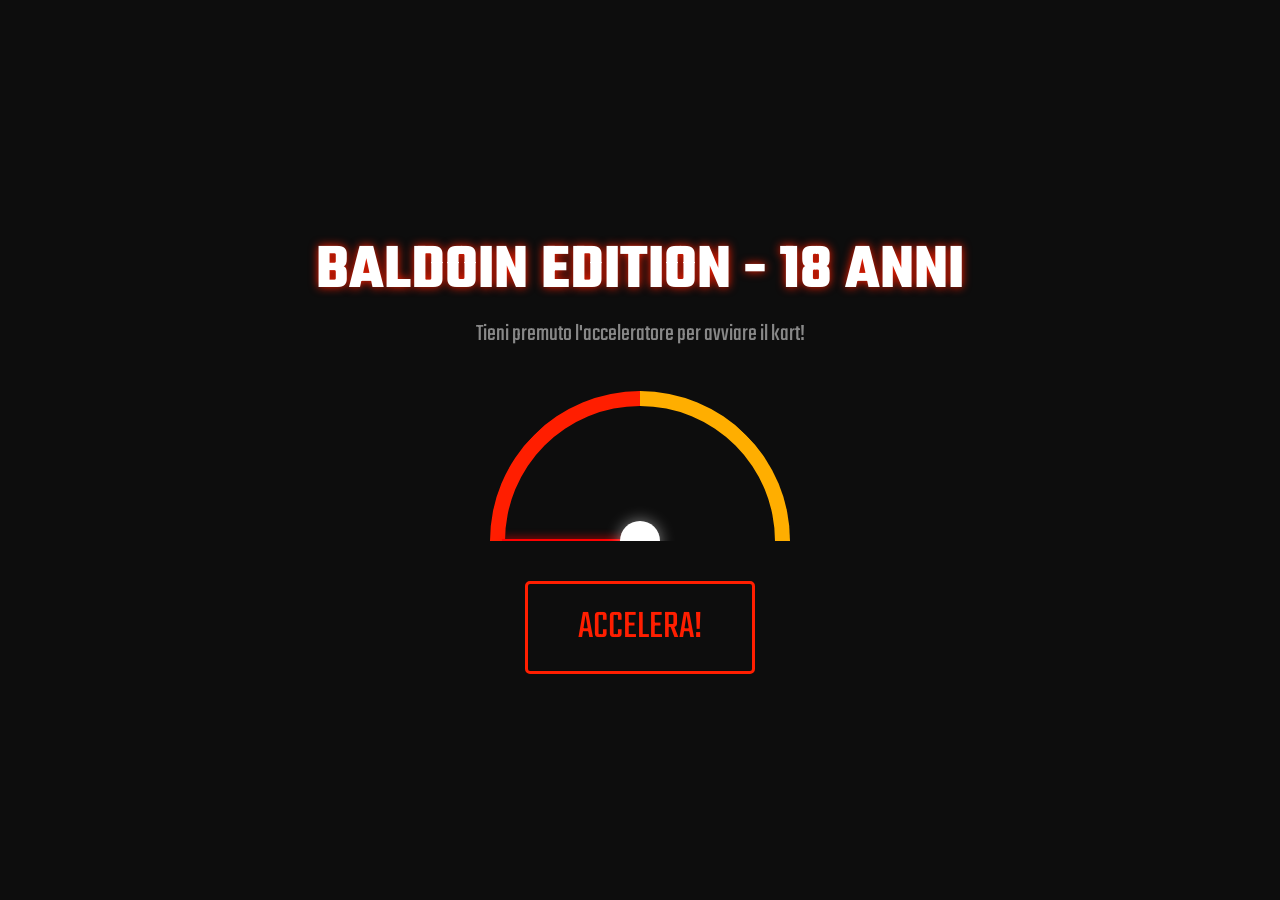
<file: index.html>
<!DOCTYPE html>
<html lang="it">
<head>
    <meta charset="UTF-8">
    <meta name="viewport" content="width=device-width, initial-scale=1.0">
    <title>Auguri Federico! 🏎️💨</title>
    <link rel="stylesheet" href="style.css">
    <link href="https://fonts.googleapis.com/css2?family=Teko:wght@400;600;700&display=swap" rel="stylesheet">
</head>
<body>

    <div id="dashboard" class="screen">
        <h1 class="title">BALDOIN EDITION - 18 ANNI</h1>
        <p class="subtitle">Tieni premuto l'acceleratore per avviare il kart!</p>
        
        <div class="speedometer">
            <div class="dial"></div>
            <div class="needle" id="needle"></div>
            <div class="center-cap"></div>
        </div>

        <button id="gasPedal" class="pedal-btn">ACCELERA!</button>
    </div>

    <div id="explosionScreen" class="screen hidden">
        <h1 class="glitch" data-text="DIO CAN 18 ANNI" id="secretPhrase">DIO CAN 18 ANNI</h1>
    </div>

    <canvas id="particleCanvas"></canvas>

    <script src="script.js"></script>
</body>
</html>
</file>
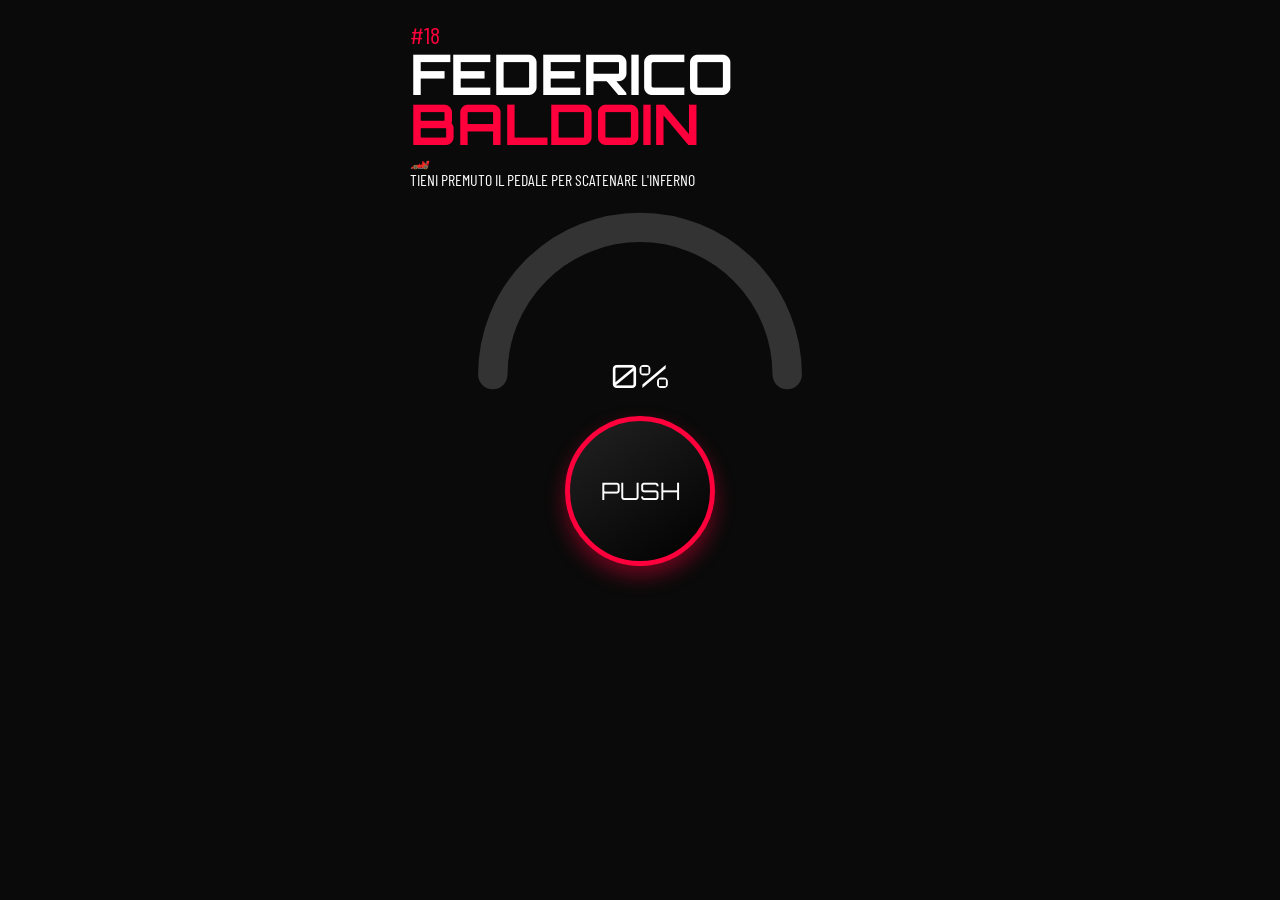
<file: v2.0/index.html>
<!DOCTYPE html>
<html lang="it">
<head>
    <meta charset="UTF-8">
    <meta name="viewport" content="width=device-width, initial-scale=1.0, maximum-scale=1.0, user-scalable=no">
    <title>Baldoin 18 - FULL GAS</title>
    <link rel="stylesheet" href="style.css">
    <link href="https://fonts.googleapis.com/css2?family=Orbitron:wght@400;900&family=Barlow+Condensed:wght@700&display=swap" rel="stylesheet">
</head>
<body>

    <div id="app">
        <div id="flash-overlay"></div>

        <section id="intro" class="active">
            <div class="header">
                <span class="rank">#18</span>
                <h1>FEDERICO <br><span>BALDOIN</span></h1>
            </div>
            <div class="kart-container">
                <div class="kart-emoji">🏎️</div>
                <div class="smoke"></div>
            </div>
            <p class="instruction">TIENI PREMUTO IL PEDALE PER SCATENARE L'INFERNO</p>
        </section>

        <div class="dashboard">
            <div class="gauge-container">
                <svg viewBox="0 0 100 50" class="gauge">
                    <path class="gauge-bg" d="M10,45 A40,40 0 0,1 90,45" />
                    <path id="gauge-progress" class="gauge-fill" d="M10,45 A40,40 0 0,1 90,45" />
                </svg>
                <div class="rpm-text"><span id="rpm-value">0</span>%</div>
            </div>

            <div class="pedal-area">
                <button id="gas-pedal">PUSH</button>
            </div>
        </div>

        <div id="shout-screen" class="hidden">
            <div class="glitch-wrapper">
                <h2 class="glitch-text" data-text="DIO CAN 18 ANNI">
                    DIO CAN 18 ANNI
                </h2>
            </div>
            <button onclick="location.reload()" class="retry-btn">ANCORA!</button>
        </div>
    </div>

    <script src="script.js"></script>
</body>
</html>
</file>
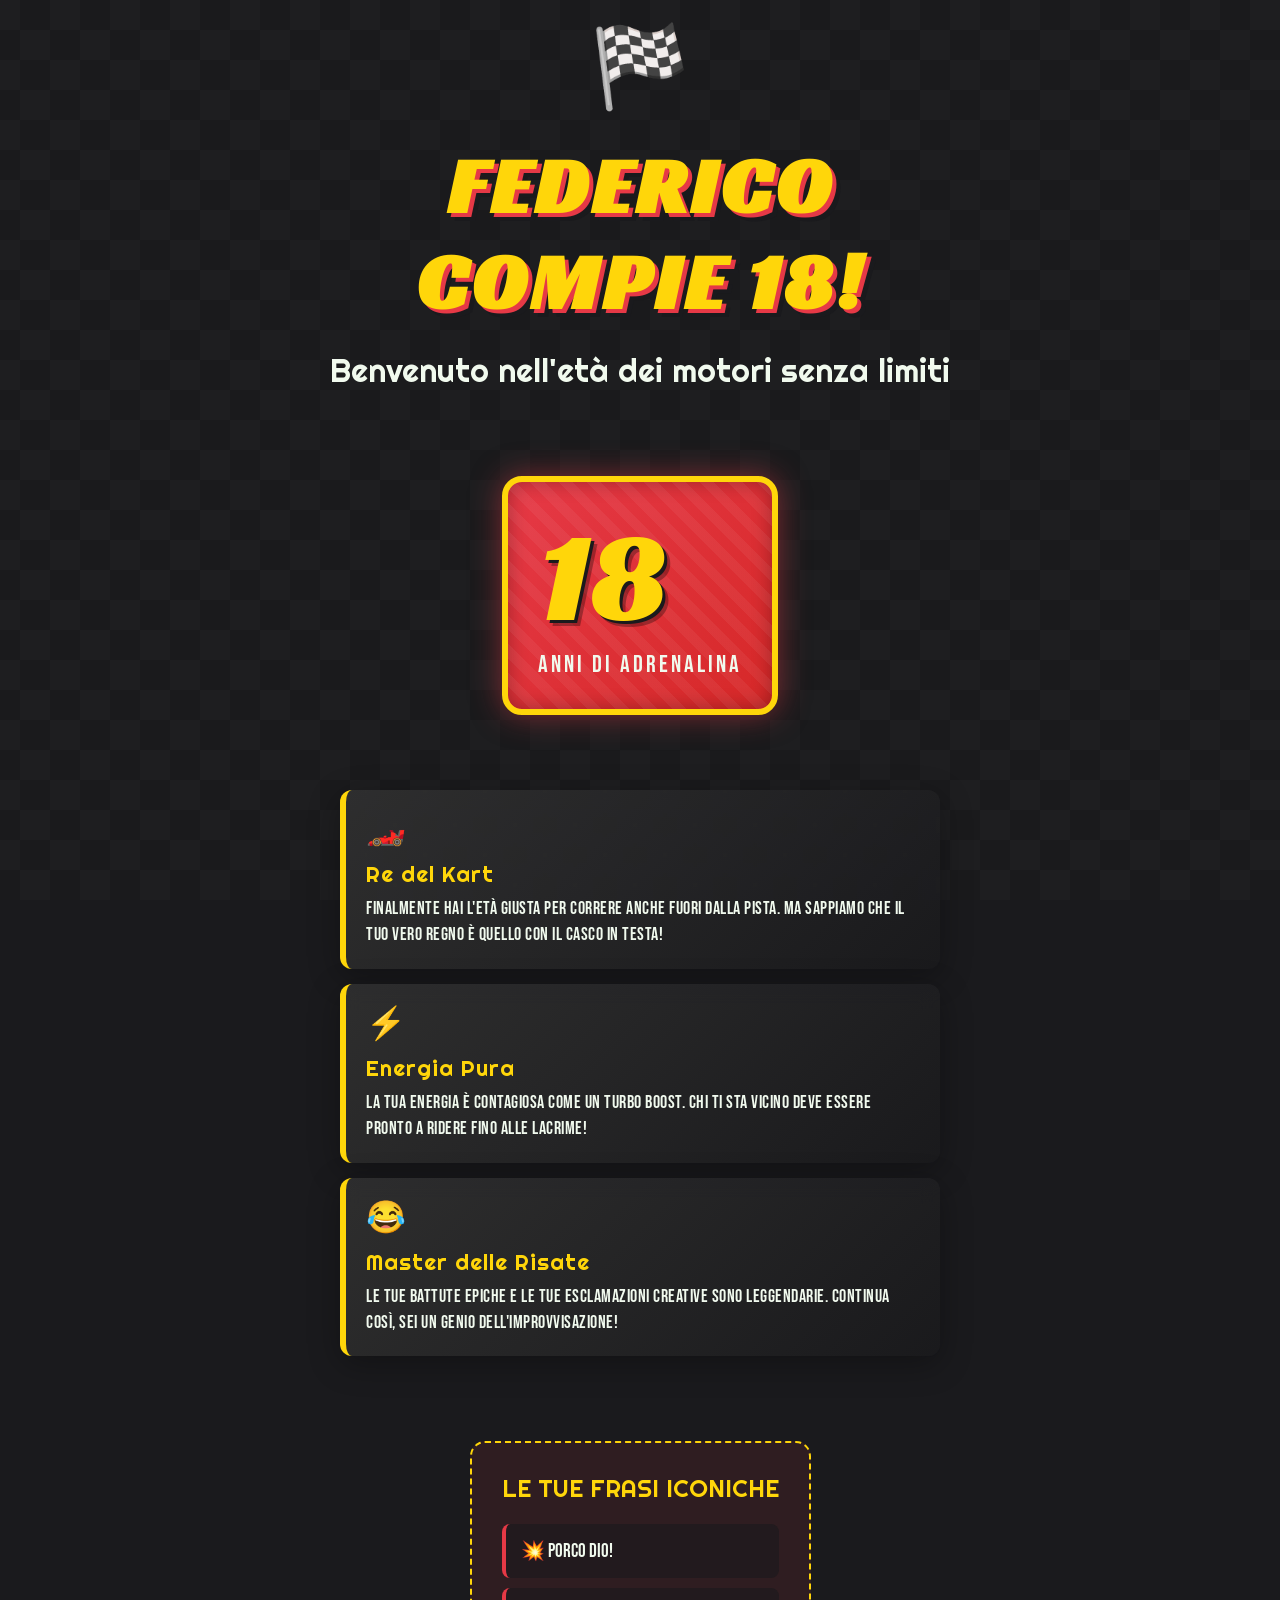
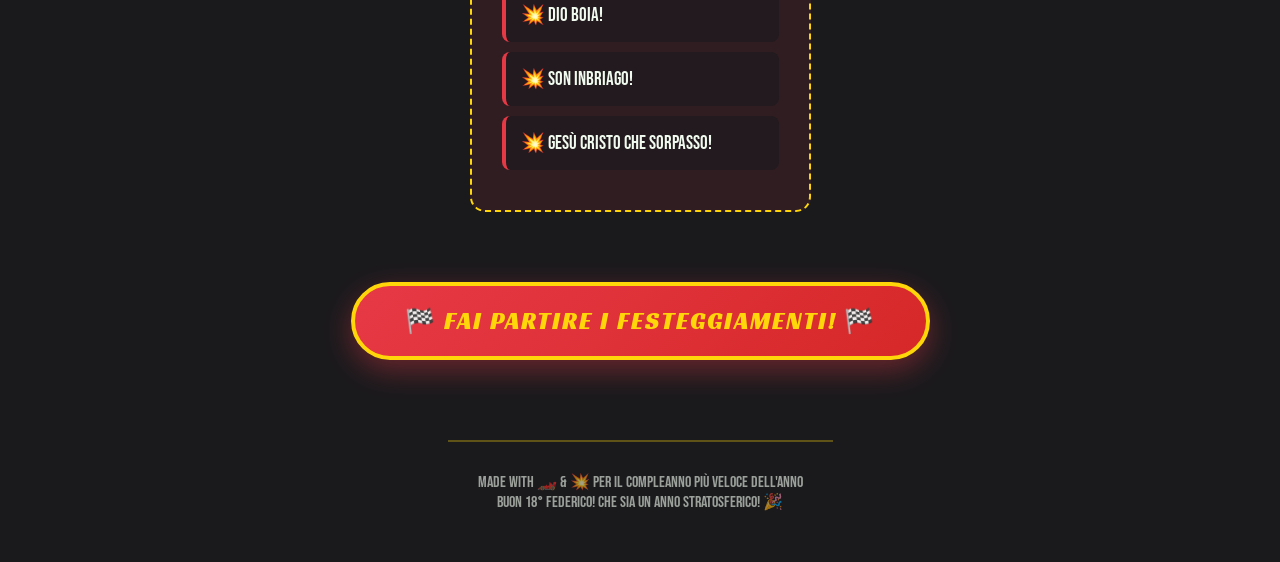
<file: v3.0/index.html>
<!DOCTYPE html>
<html lang="it">
<head>
    <meta charset="UTF-8">
    <meta name="viewport" content="width=device-width, initial-scale=1.0">
    <title>🏁 FEDERICO TURNO 18 🏁</title>
    <link rel="preconnect" href="https://fonts.googleapis.com">
    <link rel="preconnect" href="https://fonts.gstatic.com" crossorigin>
    <link href="https://fonts.googleapis.com/css2?family=Righteous&family=Bebas+Neue&family=Racing+Sans+One&display=swap" rel="stylesheet">
    <style>
        * {
            margin: 0;
            padding: 0;
            box-sizing: border-box;
        }

        :root {
            --racing-red: #E63946;
            --racing-black: #1A1A1D;
            --racing-yellow: #FFD60A;
            --racing-white: #F1FAEE;
            --checkered: #333;
        }

        body {
            font-family: 'Bebas Neue', cursive;
            background: var(--racing-black);
            color: var(--racing-white);
            overflow-x: hidden;
            position: relative;
            min-height: 100vh;
        }

        /* Animated checkered flag pattern */
        body::before {
            content: '';
            position: fixed;
            top: 0;
            left: 0;
            width: 200%;
            height: 100%;
            background: 
                repeating-conic-gradient(var(--racing-black) 0% 25%, var(--checkered) 0% 50%) 
                50% / 60px 60px;
            opacity: 0.15;
            animation: checkeredScroll 20s linear infinite;
            z-index: 0;
            pointer-events: none;
        }

        @keyframes checkeredScroll {
            0% { transform: translateX(0); }
            100% { transform: translateX(-60px); }
        }

        .container {
            position: relative;
            z-index: 1;
            max-width: 100%;
            padding: 20px;
            min-height: 100vh;
            display: flex;
            flex-direction: column;
            justify-content: center;
            align-items: center;
        }

        /* Hero section */
        .hero {
            text-align: center;
            margin-bottom: 40px;
            position: relative;
        }

        .flag-icon {
            font-size: 80px;
            animation: wave 1s ease-in-out infinite;
            display: inline-block;
        }

        @keyframes wave {
            0%, 100% { transform: rotate(0deg); }
            25% { transform: rotate(-15deg); }
            75% { transform: rotate(15deg); }
        }

        h1 {
            font-family: 'Racing Sans One', cursive;
            font-size: clamp(2.5rem, 12vw, 5rem);
            color: var(--racing-yellow);
            text-shadow: 
                4px 4px 0 var(--racing-red),
                8px 8px 0 var(--racing-black);
            letter-spacing: 4px;
            margin: 20px 0;
            animation: slideIn 0.8s ease-out;
            line-height: 1.2;
        }

        @keyframes slideIn {
            from {
                transform: translateX(-100%);
                opacity: 0;
            }
            to {
                transform: translateX(0);
                opacity: 1;
            }
        }

        .subtitle {
            font-family: 'Righteous', cursive;
            font-size: clamp(1.2rem, 5vw, 2rem);
            color: var(--racing-white);
            margin: 15px 0;
            animation: fadeIn 1s ease-out 0.3s both;
        }

        @keyframes fadeIn {
            from { opacity: 0; transform: translateY(20px); }
            to { opacity: 1; transform: translateY(0); }
        }

        /* Age display */
        .age-container {
            background: linear-gradient(135deg, var(--racing-red) 0%, #d62828 100%);
            border: 6px solid var(--racing-yellow);
            border-radius: 20px;
            padding: 30px;
            margin: 30px 0;
            position: relative;
            overflow: hidden;
            box-shadow: 
                0 0 30px rgba(230, 57, 70, 0.5),
                inset 0 0 20px rgba(0, 0, 0, 0.3);
            animation: fadeIn 1s ease-out 0.6s both;
        }

        .age-container::before {
            content: '';
            position: absolute;
            top: -50%;
            left: -50%;
            width: 200%;
            height: 200%;
            background: repeating-linear-gradient(
                45deg,
                transparent,
                transparent 10px,
                rgba(255, 255, 255, 0.05) 10px,
                rgba(255, 255, 255, 0.05) 20px
            );
            animation: shine 3s linear infinite;
        }

        @keyframes shine {
            0% { transform: translateX(-100%) translateY(-100%); }
            100% { transform: translateX(100%) translateY(100%); }
        }

        .age {
            font-family: 'Racing Sans One', cursive;
            font-size: clamp(4rem, 20vw, 8rem);
            color: var(--racing-yellow);
            text-shadow: 
                3px 3px 0 var(--racing-black),
                6px 6px 0 rgba(0, 0, 0, 0.3);
            position: relative;
            z-index: 1;
            line-height: 1;
        }

        .age-label {
            font-size: clamp(1rem, 4vw, 1.5rem);
            color: var(--racing-white);
            margin-top: 10px;
            letter-spacing: 3px;
            position: relative;
            z-index: 1;
        }

        /* Racing facts */
        .facts {
            width: 100%;
            max-width: 600px;
            margin: 30px 0;
        }

        .fact-card {
            background: linear-gradient(135deg, rgba(51, 51, 51, 0.8) 0%, rgba(26, 26, 29, 0.8) 100%);
            border-left: 6px solid var(--racing-yellow);
            border-radius: 12px;
            padding: 20px;
            margin: 15px 0;
            backdrop-filter: blur(10px);
            box-shadow: 0 8px 32px rgba(0, 0, 0, 0.3);
            animation: slideInLeft 0.6s ease-out both;
            animation-delay: calc(var(--delay) * 0.2s);
            cursor: pointer;
            transition: transform 0.3s ease, border-color 0.3s ease;
        }

        .fact-card:hover {
            transform: translateX(10px) scale(1.02);
            border-color: var(--racing-red);
        }

        .fact-card:nth-child(1) { --delay: 1; }
        .fact-card:nth-child(2) { --delay: 2; }
        .fact-card:nth-child(3) { --delay: 3; }

        @keyframes slideInLeft {
            from {
                opacity: 0;
                transform: translateX(-50px);
            }
            to {
                opacity: 1;
                transform: translateX(0);
            }
        }

        .fact-icon {
            font-size: 2rem;
            margin-bottom: 10px;
        }

        .fact-title {
            font-family: 'Righteous', cursive;
            font-size: 1.4rem;
            color: var(--racing-yellow);
            margin-bottom: 8px;
            letter-spacing: 1px;
        }

        .fact-text {
            font-size: 1.1rem;
            line-height: 1.5;
            color: var(--racing-white);
            font-family: 'Bebas Neue', cursive;
            letter-spacing: 0.5px;
        }

        /* Interactive button */
        .celebration-btn {
            background: linear-gradient(135deg, var(--racing-red) 0%, #d62828 100%);
            border: 4px solid var(--racing-yellow);
            border-radius: 50px;
            padding: 20px 50px;
            font-family: 'Racing Sans One', cursive;
            font-size: 1.5rem;
            color: var(--racing-yellow);
            cursor: pointer;
            margin: 30px 0;
            box-shadow: 0 10px 30px rgba(230, 57, 70, 0.4);
            transition: all 0.3s ease;
            animation: pulse 2s ease-in-out infinite;
            letter-spacing: 2px;
            text-transform: uppercase;
        }

        @keyframes pulse {
            0%, 100% { transform: scale(1); }
            50% { transform: scale(1.05); }
        }

        .celebration-btn:hover {
            transform: scale(1.1) rotate(-2deg);
            box-shadow: 0 15px 40px rgba(230, 57, 70, 0.6);
        }

        .celebration-btn:active {
            transform: scale(0.95);
        }

        /* Kart animation */
        .kart-track {
            position: fixed;
            bottom: -100px;
            left: -150px;
            font-size: 80px;
            z-index: 1000;
            opacity: 0;
            pointer-events: none;
        }

        .kart-track.racing {
            animation: race 3s cubic-bezier(0.25, 0.46, 0.45, 0.94) forwards;
        }

        @keyframes race {
            0% {
                left: -150px;
                bottom: 20%;
                opacity: 1;
                transform: rotate(0deg);
            }
            50% {
                bottom: 50%;
                transform: rotate(-10deg);
            }
            100% {
                left: calc(100% + 150px);
                bottom: 20%;
                opacity: 1;
                transform: rotate(0deg);
            }
        }

        /* Confetti */
        .confetti {
            position: fixed;
            width: 10px;
            height: 10px;
            background: var(--racing-yellow);
            position: absolute;
            opacity: 0;
            pointer-events: none;
        }

        .confetti.burst {
            animation: confettiFall 3s ease-out forwards;
        }

        @keyframes confettiFall {
            0% {
                opacity: 1;
                transform: translateY(0) rotate(0deg);
            }
            100% {
                opacity: 0;
                transform: translateY(100vh) rotate(720deg);
            }
        }

        /* Easter egg phrases */
        .phrases-container {
            margin: 40px 0;
            padding: 30px;
            background: rgba(230, 57, 70, 0.1);
            border-radius: 15px;
            border: 2px dashed var(--racing-yellow);
            animation: fadeIn 1s ease-out 1.2s both;
        }

        .phrases-title {
            font-family: 'Righteous', cursive;
            font-size: 1.5rem;
            color: var(--racing-yellow);
            margin-bottom: 20px;
            text-align: center;
        }

        .phrase {
            background: rgba(26, 26, 29, 0.6);
            border-left: 4px solid var(--racing-red);
            padding: 15px;
            margin: 10px 0;
            border-radius: 8px;
            font-size: 1.2rem;
            cursor: pointer;
            transition: all 0.3s ease;
        }

        .phrase:hover {
            transform: translateX(5px);
            background: rgba(230, 57, 70, 0.2);
        }

        .phrase::before {
            content: '💥 ';
        }

        /* Footer */
        footer {
            margin-top: 50px;
            padding: 30px;
            text-align: center;
            font-size: 1rem;
            color: rgba(241, 250, 238, 0.6);
            border-top: 2px solid rgba(255, 214, 10, 0.3);
        }

        /* Responsive */
        @media (max-width: 768px) {
            .container {
                padding: 15px;
            }

            .fact-card {
                padding: 15px;
            }

            .celebration-btn {
                padding: 15px 35px;
                font-size: 1.2rem;
            }
        }
    </style>
</head>
<body>
    <div class="kart-track" id="kart">🏎️</div>
    
    <div class="container">
        <div class="hero">
            <div class="flag-icon">🏁</div>
            <h1>FEDERICO<br>COMPIE 18!</h1>
            <div class="subtitle">Benvenuto nell'età dei motori senza limiti</div>
        </div>

        <div class="age-container">
            <div class="age">18</div>
            <div class="age-label">ANNI DI ADRENALINA</div>
        </div>

        <div class="facts">
            <div class="fact-card" style="--delay: 1">
                <div class="fact-icon">🏎️</div>
                <div class="fact-title">Re del Kart</div>
                <div class="fact-text">
                    Finalmente hai l'età giusta per correre anche fuori dalla pista. 
                    Ma sappiamo che il tuo vero regno è quello con il casco in testa!
                </div>
            </div>

            <div class="fact-card" style="--delay: 2">
                <div class="fact-icon">⚡</div>
                <div class="fact-title">Energia Pura</div>
                <div class="fact-text">
                    La tua energia è contagiosa come un turbo boost. 
                    Chi ti sta vicino deve essere pronto a ridere fino alle lacrime!
                </div>
            </div>

            <div class="fact-card" style="--delay: 3">
                <div class="fact-icon">😂</div>
                <div class="fact-title">Master delle Risate</div>
                <div class="fact-text">
                    Le tue battute epiche e le tue esclamazioni creative 
                    sono leggendarie. Continua così, sei un genio dell'improvvisazione!
                </div>
            </div>
        </div>

        <div class="phrases-container">
            <div class="phrases-title">LE TUE FRASI ICONICHE</div>
            <div class="phrase" onclick="playSound()">PORCO DIO!</div>
            <div class="phrase" onclick="playSound()">DIO BOIA!</div>
            <div class="phrase" onclick="playSound()">SON INBRIAGO!</div>
            <div class="phrase" onclick="playSound()">GESÙ CRISTO CHE SORPASSO!</div>
        </div>

        <button class="celebration-btn" onclick="celebrate()">
            🏁 FAI PARTIRE I FESTEGGIAMENTI! 🏁
        </button>

        <footer>
            Made with 🏎️ & 💥 per il compleanno più veloce dell'anno<br>
            Buon 18° Federico! Che sia un anno STRATOSFERICO! 🎉
        </footer>
    </div>

    <script>
        // Celebration function
        function celebrate() {
            // Racing kart
            const kart = document.getElementById('kart');
            kart.classList.add('racing');
            
            setTimeout(() => {
                kart.classList.remove('racing');
            }, 3000);

            // Confetti burst
            createConfetti();
            
            // Random phrases
            const phrases = [
                "🏁 COMPLEANNO DELL'ANNO! 🏁",
                "⚡ 18 ANNI DI PURA POTENZA! ⚡",
                "🏎️ SEI IL PIÙ VELOCE DI TUTTI! 🏎️",
                "💥 AUGURI FEDERICO! 💥",
                "🎉 BUON COMPLEANNO! 🎉"
            ];
            
            const randomPhrase = phrases[Math.floor(Math.random() * phrases.length)];
            alert(randomPhrase);
        }

        function createConfetti() {
            const colors = ['#E63946', '#FFD60A', '#F1FAEE', '#06FFA5'];
            const confettiCount = 50;
            
            for (let i = 0; i < confettiCount; i++) {
                setTimeout(() => {
                    const confetti = document.createElement('div');
                    confetti.className = 'confetti';
                    confetti.style.left = Math.random() * 100 + '%';
                    confetti.style.top = '0';
                    confetti.style.background = colors[Math.floor(Math.random() * colors.length)];
                    confetti.style.width = (Math.random() * 10 + 5) + 'px';
                    confetti.style.height = confetti.style.width;
                    confetti.style.animationDelay = (Math.random() * 0.5) + 's';
                    confetti.style.animationDuration = (Math.random() * 2 + 2) + 's';
                    
                    document.body.appendChild(confetti);
                    confetti.classList.add('burst');
                    
                    setTimeout(() => {
                        confetti.remove();
                    }, 3000);
                }, i * 30);
            }
        }

        function playSound() {
            // Visual feedback on click
            event.target.style.transform = 'scale(1.05)';
            setTimeout(() => {
                event.target.style.transform = '';
            }, 200);
        }

        // Auto-celebration after 2 seconds
        setTimeout(() => {
            createConfetti();
        }, 2000);

        // Random kart passes
        setInterval(() => {
            if (Math.random() > 0.7) {
                const kart = document.getElementById('kart');
                kart.classList.add('racing');
                setTimeout(() => {
                    kart.classList.remove('racing');
                }, 3000);
            }
        }, 15000);
    </script>
</body>
</html>
</file>
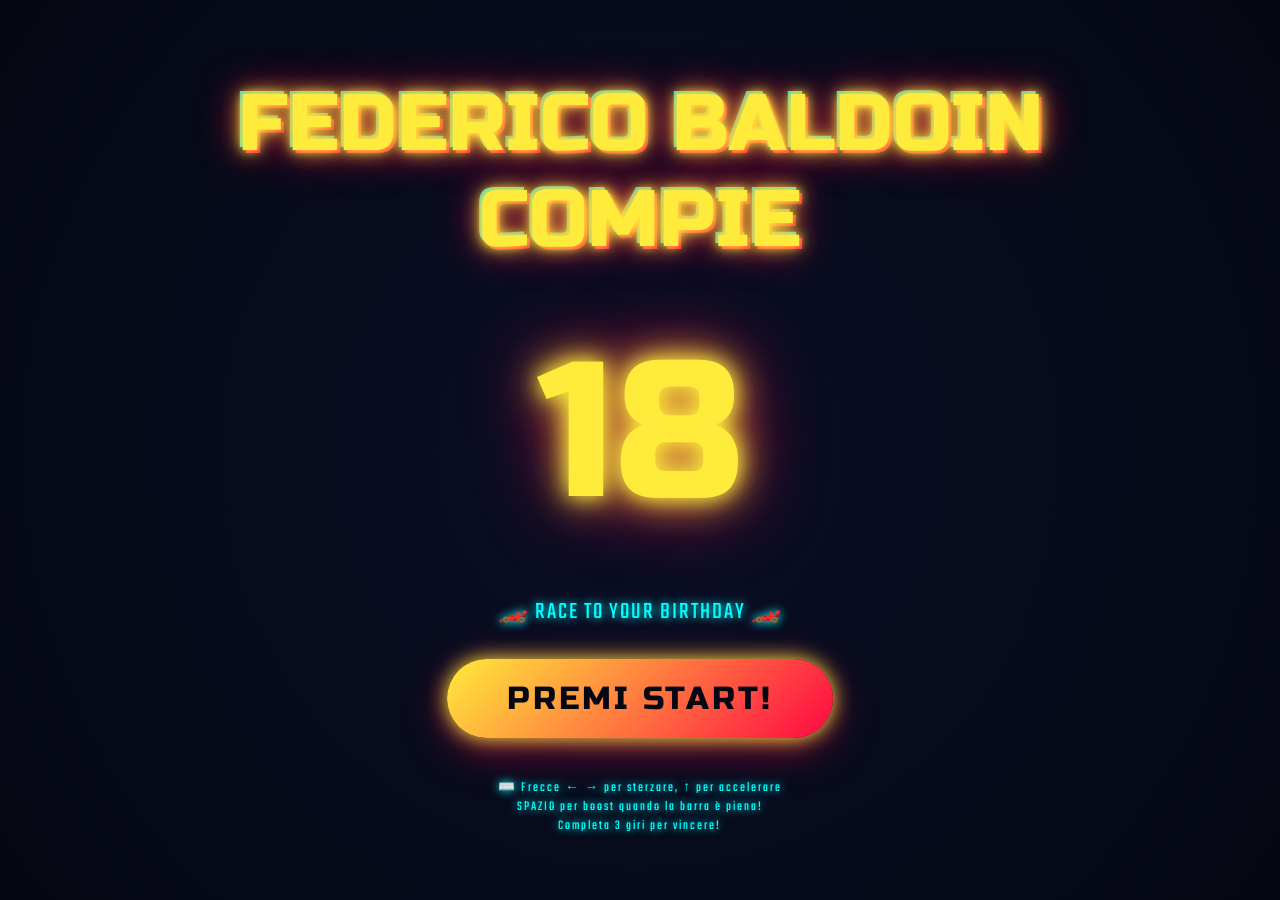
<file: v4.0/index.html>
<!DOCTYPE html>
<html lang="it">
<head>
    <meta charset="UTF-8">
    <meta name="viewport" content="width=device-width, initial-scale=1.0, maximum-scale=1.0, user-scalable=no">
    <title>🏁 FEDERICO'S RACING BIRTHDAY 🏁</title>
    <link rel="preconnect" href="https://fonts.googleapis.com">
    <link rel="preconnect" href="https://fonts.gstatic.com" crossorigin>
    <link href="https://fonts.googleapis.com/css2?family=Orbitron:wght@400;700;900&family=Russo+One&family=Teko:wght@300;400;700&display=swap" rel="stylesheet">
    <style>
        * {
            margin: 0;
            padding: 0;
            box-sizing: border-box;
            -webkit-tap-highlight-color: transparent;
        }

        :root {
            --neon-red: #ff0844;
            --neon-yellow: #ffeb3b;
            --neon-cyan: #00ffff;
            --neon-purple: #b026ff;
            --dark-bg: #0a0e27;
            --darker-bg: #050812;
        }

        body {
            font-family: 'Orbitron', sans-serif;
            background: linear-gradient(135deg, var(--darker-bg) 0%, var(--dark-bg) 100%);
            color: white;
            overflow: hidden;
            position: relative;
            width: 100vw;
            height: 100vh;
            touch-action: none;
        }

        /* Animated background grid */
        .bg-grid {
            position: fixed;
            top: 0;
            left: 0;
            width: 100%;
            height: 100%;
            background-image: 
                linear-gradient(rgba(255, 8, 68, 0.1) 1px, transparent 1px),
                linear-gradient(90deg, rgba(255, 8, 68, 0.1) 1px, transparent 1px);
            background-size: 50px 50px;
            animation: gridScroll 20s linear infinite;
            opacity: 0.3;
            pointer-events: none;
        }

        @keyframes gridScroll {
            0% { transform: translateY(0); }
            100% { transform: translateY(50px); }
        }

        /* Intro screen */
        #intro-screen {
            position: fixed;
            top: 0;
            left: 0;
            width: 100%;
            height: 100%;
            background: radial-gradient(circle at center, var(--dark-bg) 0%, var(--darker-bg) 100%);
            display: flex;
            flex-direction: column;
            justify-content: center;
            align-items: center;
            z-index: 1000;
            transition: opacity 0.5s ease;
        }

        #intro-screen.hidden {
            opacity: 0;
            pointer-events: none;
        }

        .glitch-title {
            font-family: 'Russo One', sans-serif;
            font-size: clamp(2rem, 10vw, 5rem);
            color: var(--neon-yellow);
            text-align: center;
            position: relative;
            animation: glitch 2s infinite;
            text-shadow: 
                0 0 10px var(--neon-yellow),
                0 0 20px var(--neon-yellow),
                0 0 40px var(--neon-red),
                3px 3px 0 var(--neon-red),
                -3px -3px 0 var(--neon-cyan);
            line-height: 1.2;
            padding: 20px;
        }

        @keyframes glitch {
            0%, 90%, 100% { transform: translate(0); }
            92% { transform: translate(-2px, 2px); }
            94% { transform: translate(2px, -2px); }
            96% { transform: translate(-2px, -2px); }
        }

        .age-display {
            font-family: 'Russo One', sans-serif;
            font-size: clamp(5rem, 25vw, 12rem);
            color: var(--neon-yellow);
            text-shadow: 
                0 0 20px var(--neon-yellow),
                0 0 40px var(--neon-yellow),
                0 0 80px var(--neon-red);
            margin: 30px 0;
            animation: pulse 2s ease-in-out infinite;
        }

        @keyframes pulse {
            0%, 100% { transform: scale(1); opacity: 1; }
            50% { transform: scale(1.1); opacity: 0.8; }
        }

        .start-btn {
            font-family: 'Russo One', sans-serif;
            font-size: clamp(1.2rem, 4vw, 2rem);
            color: var(--darker-bg);
            background: linear-gradient(135deg, var(--neon-yellow) 0%, var(--neon-red) 100%);
            border: none;
            padding: 20px 60px;
            border-radius: 50px;
            cursor: pointer;
            margin: 20px;
            box-shadow: 
                0 0 20px var(--neon-yellow),
                0 10px 40px rgba(255, 8, 68, 0.5);
            transition: all 0.3s ease;
            animation: buttonPulse 1.5s ease-in-out infinite;
            text-transform: uppercase;
            letter-spacing: 3px;
        }

        @keyframes buttonPulse {
            0%, 100% { box-shadow: 0 0 20px var(--neon-yellow), 0 10px 40px rgba(255, 8, 68, 0.5); }
            50% { box-shadow: 0 0 40px var(--neon-yellow), 0 10px 60px rgba(255, 8, 68, 0.8); }
        }

        .start-btn:hover {
            transform: scale(1.1);
            box-shadow: 
                0 0 40px var(--neon-yellow),
                0 15px 60px rgba(255, 8, 68, 0.8);
        }

        .start-btn:active {
            transform: scale(0.95);
        }

        .subtitle {
            font-family: 'Teko', sans-serif;
            font-size: clamp(1rem, 3vw, 1.5rem);
            color: var(--neon-cyan);
            text-align: center;
            margin: 15px 0;
            letter-spacing: 2px;
            text-shadow: 0 0 10px var(--neon-cyan);
        }

        /* Game canvas */
        #game-canvas {
            position: fixed;
            top: 0;
            left: 0;
            width: 100%;
            height: 100%;
            display: none;
        }

        #game-canvas.active {
            display: block;
        }

        /* HUD */
        .hud {
            position: fixed;
            top: 0;
            left: 0;
            width: 100%;
            padding: 20px;
            display: none;
            justify-content: space-between;
            align-items: flex-start;
            pointer-events: none;
            z-index: 100;
        }

        .hud.active {
            display: flex;
        }

        .hud-item {
            background: rgba(10, 14, 39, 0.8);
            border: 2px solid var(--neon-cyan);
            border-radius: 15px;
            padding: 15px 25px;
            font-family: 'Orbitron', sans-serif;
            box-shadow: 0 0 20px rgba(0, 255, 255, 0.3);
            backdrop-filter: blur(10px);
        }

        .hud-label {
            font-size: 0.8rem;
            color: var(--neon-cyan);
            margin-bottom: 5px;
            letter-spacing: 1px;
        }

        .hud-value {
            font-size: 2rem;
            font-weight: 900;
            color: var(--neon-yellow);
            text-shadow: 0 0 10px var(--neon-yellow);
        }

        .power-meter {
            background: rgba(10, 14, 39, 0.95);
            border: 3px solid var(--neon-purple);
            border-radius: 15px;
            padding: 12px 20px;
            position: fixed;
            bottom: 140px;
            left: 50%;
            transform: translateX(-50%);
            display: none;
            box-shadow: 0 0 30px rgba(176, 38, 255, 0.4);
            backdrop-filter: blur(10px);
            z-index: 100;
        }

        .power-meter.active {
            display: block;
        }

        .power-label {
            font-size: 0.75rem;
            color: var(--neon-purple);
            margin-bottom: 8px;
            text-align: center;
            letter-spacing: 1px;
            font-weight: 900;
            text-shadow: 0 0 10px var(--neon-purple);
        }

        .power-bar-container {
            width: 250px;
            height: 25px;
            background: rgba(0, 0, 0, 0.7);
            border-radius: 15px;
            overflow: hidden;
            border: 2px solid var(--neon-purple);
            box-shadow: inset 0 2px 10px rgba(0, 0, 0, 0.5);
        }

        .power-bar {
            height: 100%;
            background: linear-gradient(90deg, var(--neon-purple) 0%, var(--neon-red) 100%);
            width: 0%;
            transition: width 0.1s ease;
            box-shadow: 0 0 20px var(--neon-purple);
            border-radius: 15px;
        }

        /* Controls */
        .controls {
            position: fixed;
            bottom: 30px;
            left: 50%;
            transform: translateX(-50%);
            display: none;
            gap: 30px;
            z-index: 100;
            width: 100%;
            max-width: 450px;
            justify-content: center;
            padding: 0 20px;
        }

        .controls.active {
            display: flex;
        }

        .control-btn {
            width: 90px;
            height: 90px;
            background: rgba(10, 14, 39, 0.95);
            border: 4px solid var(--neon-cyan);
            border-radius: 50%;
            font-size: 2.5rem;
            color: var(--neon-cyan);
            display: flex;
            justify-content: center;
            align-items: center;
            cursor: pointer;
            user-select: none;
            box-shadow: 0 0 30px rgba(0, 255, 255, 0.5);
            backdrop-filter: blur(10px);
            transition: all 0.05s ease;
            flex-shrink: 0;
        }

        .control-btn:active {
            transform: scale(0.85);
            background: rgba(0, 255, 255, 0.3);
            box-shadow: 0 0 40px rgba(0, 255, 255, 1);
            border-color: var(--neon-yellow);
        }

        .control-btn.boost {
            width: 100px;
            height: 100px;
            font-size: 3rem;
            border-color: var(--neon-red);
            box-shadow: 0 0 30px rgba(255, 8, 68, 0.5);
        }

        .control-btn.boost:active {
            box-shadow: 0 0 50px rgba(255, 8, 68, 1);
        }

        /* Messages */
        .message-overlay {
            position: fixed;
            top: 50%;
            left: 50%;
            transform: translate(-50%, -50%);
            font-family: 'Russo One', sans-serif;
            font-size: clamp(2rem, 8vw, 4rem);
            color: var(--neon-yellow);
            text-align: center;
            pointer-events: none;
            z-index: 200;
            opacity: 0;
            text-shadow: 
                0 0 20px var(--neon-yellow),
                0 0 40px var(--neon-red);
        }

        .message-overlay.show {
            animation: messageShow 2s ease-out forwards;
        }

        @keyframes messageShow {
            0% { opacity: 0; transform: translate(-50%, -50%) scale(0.5); }
            50% { opacity: 1; transform: translate(-50%, -50%) scale(1.2); }
            100% { opacity: 0; transform: translate(-50%, -50%) scale(1); }
        }

        /* Final celebration */
        #celebration-screen {
            position: fixed;
            top: 0;
            left: 0;
            width: 100%;
            height: 100%;
            background: radial-gradient(circle at center, var(--dark-bg) 0%, var(--darker-bg) 100%);
            display: none;
            flex-direction: column;
            justify-content: center;
            align-items: center;
            z-index: 500;
            padding: 20px;
            overflow-y: auto;
        }

        #celebration-screen.active {
            display: flex;
            animation: fadeIn 0.5s ease;
        }

        @keyframes fadeIn {
            from { opacity: 0; }
            to { opacity: 1; }
        }

        .celebration-title {
            font-family: 'Russo One', sans-serif;
            font-size: clamp(2rem, 8vw, 4rem);
            color: var(--neon-yellow);
            text-align: center;
            margin: 20px;
            animation: rainbowGlow 2s linear infinite;
            line-height: 1.3;
        }

        @keyframes rainbowGlow {
            0% { text-shadow: 0 0 20px var(--neon-yellow), 0 0 40px var(--neon-red); }
            33% { text-shadow: 0 0 20px var(--neon-cyan), 0 0 40px var(--neon-purple); }
            66% { text-shadow: 0 0 20px var(--neon-purple), 0 0 40px var(--neon-yellow); }
            100% { text-shadow: 0 0 20px var(--neon-yellow), 0 0 40px var(--neon-red); }
        }

        .stats-container {
            background: rgba(10, 14, 39, 0.9);
            border: 3px solid var(--neon-cyan);
            border-radius: 20px;
            padding: 30px;
            margin: 20px;
            max-width: 500px;
            width: 100%;
            backdrop-filter: blur(10px);
            box-shadow: 0 0 40px rgba(0, 255, 255, 0.3);
        }

        .stat-row {
            display: flex;
            justify-content: space-between;
            margin: 15px 0;
            font-size: 1.2rem;
            padding: 10px;
            border-bottom: 1px solid rgba(0, 255, 255, 0.2);
        }

        .stat-label {
            color: var(--neon-cyan);
        }

        .stat-value {
            color: var(--neon-yellow);
            font-weight: 900;
            text-shadow: 0 0 10px var(--neon-yellow);
        }

        .restart-btn {
            font-family: 'Russo One', sans-serif;
            font-size: 1.5rem;
            color: var(--darker-bg);
            background: linear-gradient(135deg, var(--neon-cyan) 0%, var(--neon-purple) 100%);
            border: none;
            padding: 15px 50px;
            border-radius: 50px;
            cursor: pointer;
            margin: 20px;
            box-shadow: 0 0 30px var(--neon-cyan);
            transition: all 0.3s ease;
            text-transform: uppercase;
            letter-spacing: 2px;
        }

        .restart-btn:hover {
            transform: scale(1.1);
            box-shadow: 0 0 50px var(--neon-cyan);
        }

        @media (max-width: 768px) {
            .hud {
                padding: 10px;
                flex-wrap: wrap;
                gap: 8px;
                justify-content: center;
            }

            .hud-item {
                padding: 8px 12px;
                flex: 0 0 auto;
            }

            .hud-label {
                font-size: 0.65rem;
            }

            .hud-value {
                font-size: 1.3rem;
            }

            .control-btn {
                width: 85px;
                height: 85px;
                font-size: 2.2rem;
            }

            .control-btn.boost {
                width: 95px;
                height: 95px;
                font-size: 2.8rem;
            }

            .controls {
                bottom: 20px;
                gap: 25px;
            }

            .power-meter {
                bottom: 120px;
            }

            .power-bar-container {
                width: 220px;
                height: 22px;
            }

            .stat-row {
                font-size: 1rem;
                flex-direction: column;
                gap: 5px;
                text-align: center;
            }

            .glitch-title {
                font-size: clamp(1.8rem, 9vw, 3.5rem);
            }

            .age-display {
                font-size: clamp(4rem, 20vw, 10rem);
            }
        }

        @media (max-width: 480px) {
            .control-btn {
                width: 75px;
                height: 75px;
                font-size: 2rem;
            }

            .control-btn.boost {
                width: 85px;
                height: 85px;
                font-size: 2.5rem;
            }

            .controls {
                gap: 15px;
            }

            .power-bar-container {
                width: 180px;
            }
        }

        @media (min-width: 769px) {
            .subtitle {
                margin-bottom: 10px;
            }
            
            .subtitle.desktop-hint {
                display: block !important;
            }
        }

        .subtitle.mobile-hint {
            display: block;
        }

        .subtitle.desktop-hint {
            display: none;
        }

        @media (min-width: 769px) {
            .subtitle.mobile-hint {
                display: none;
            }
        }
    </style>
</head>
<body>
    <div class="bg-grid"></div>

    <!-- Intro Screen -->
    <div id="intro-screen">
        <div class="glitch-title">
            FEDERICO BALDOIN<br>COMPIE
        </div>
        <div class="age-display">18</div>
        <div class="subtitle">🏎️ RACE TO YOUR BIRTHDAY 🏎️</div>
        <button class="start-btn" onclick="startGame()">PREMI START!</button>
        <div class="subtitle mobile-hint" style="margin-top: 20px; font-size: 0.85rem; padding: 0 20px;">
            📱 Usa i bottoni ← → per sterzare<br>
            🔥 Premi il bottone centrale quando la barra è piena!<br>
            Completa 3 giri per vincere!
        </div>
        <div class="subtitle desktop-hint" style="margin-top: 20px; font-size: 0.85rem;">
            ⌨️ Frecce ← → per sterzare, ↑ per accelerare<br>
            SPAZIO per boost quando la barra è piena!<br>
            Completa 3 giri per vincere!
        </div>
    </div>

    <!-- Game Canvas -->
    <canvas id="game-canvas"></canvas>

    <!-- HUD -->
    <div class="hud" id="hud">
        <div class="hud-item">
            <div class="hud-label">GIRO</div>
            <div class="hud-value" id="lap-counter">1/3</div>
        </div>
        <div class="hud-item">
            <div class="hud-label">VELOCITÀ</div>
            <div class="hud-value" id="speed-counter">0</div>
        </div>
        <div class="hud-item">
            <div class="hud-label">POWER-UPS</div>
            <div class="hud-value" id="powerup-counter">0</div>
        </div>
    </div>

    <!-- Power Meter -->
    <div class="power-meter" id="power-meter">
        <div class="power-label">💥 BESTEMMIA POWER 💥</div>
        <div class="power-bar-container">
            <div class="power-bar" id="power-bar"></div>
        </div>
    </div>

    <!-- Touch Controls -->
    <div class="controls" id="controls">
        <div class="control-btn" id="left-btn">←</div>
        <div class="control-btn boost" id="boost-btn">🔥</div>
        <div class="control-btn" id="right-btn">→</div>
    </div>

    <!-- Message Overlay -->
    <div class="message-overlay" id="message"></div>

    <!-- Celebration Screen -->
    <div id="celebration-screen">
        <div class="celebration-title">
            🎉 AUGURI FEDERICO! 🎉<br>
            HAI COMPLETATO LA CORSA!
        </div>
        <div class="stats-container">
            <div class="stat-row">
                <span class="stat-label">Giri completati:</span>
                <span class="stat-value" id="final-laps">3</span>
            </div>
            <div class="stat-row">
                <span class="stat-label">Power-ups raccolti:</span>
                <span class="stat-value" id="final-powerups">0</span>
            </div>
            <div class="stat-row">
                <span class="stat-label">Velocità massima:</span>
                <span class="stat-value" id="final-speed">0 km/h</span>
            </div>
            <div class="stat-row">
                <span class="stat-label">Bestemmie urlate:</span>
                <span class="stat-value" id="final-bestemmie">∞</span>
            </div>
        </div>
        <div class="celebration-title" style="font-size: clamp(1.5rem, 5vw, 2.5rem); margin-top: 30px;">
            Che tu possa continuare a correre<br>
            verso traguardi sempre più fighi! 🏁
        </div>
        <button class="restart-btn" onclick="location.reload()">CORRI ANCORA! 🏎️</button>
    </div>

    <script>
        // Game state
        const game = {
            canvas: null,
            ctx: null,
            width: 0,
            height: 0,
            isMobile: false,
            kart: {
                x: 0,
                y: 0,
                speed: 0,
                angle: 0,
                maxSpeed: 8,
                acceleration: 0.3,
                friction: 0.95,
                turnSpeed: 0.08
            },
            camera: { y: 0 },
            laps: 0,
            powerups: 0,
            maxSpeed: 0,
            powerupActive: false,
            powerupPower: 0,
            checkpoints: [],
            particles: [],
            powerupItems: [],
            track: [],
            keys: {},
            isRunning: false,
            lastCheckpoint: -1
        };

        // Audio context for sound effects
        const audioCtx = new (window.AudioContext || window.webkitAudioContext)();

        function playSound(frequency, duration, type = 'sine') {
            try {
                const oscillator = audioCtx.createOscillator();
                const gainNode = audioCtx.createGain();
                
                oscillator.connect(gainNode);
                gainNode.connect(audioCtx.destination);
                
                oscillator.frequency.value = frequency;
                oscillator.type = type;
                
                gainNode.gain.setValueAtTime(0.3, audioCtx.currentTime);
                gainNode.gain.exponentialRampToValueAtTime(0.01, audioCtx.currentTime + duration);
                
                oscillator.start(audioCtx.currentTime);
                oscillator.stop(audioCtx.currentTime + duration);
            } catch (e) {
                console.log('Audio not available');
            }
        }

        function startGame() {
            document.getElementById('intro-screen').classList.add('hidden');
            document.getElementById('game-canvas').classList.add('active');
            document.getElementById('hud').classList.add('active');
            document.getElementById('power-meter').classList.add('active');
            document.getElementById('controls').classList.add('active');
            
            initGame();
            playSound(440, 0.1);
            setTimeout(() => playSound(550, 0.1), 100);
            setTimeout(() => playSound(660, 0.2), 200);
            
            showMessage('VIA!');
        }

        function initGame() {
            game.canvas = document.getElementById('game-canvas');
            game.ctx = game.canvas.getContext('2d');
            
            resizeCanvas();
            window.addEventListener('resize', resizeCanvas);
            
            // Detect if mobile/touch device
            game.isMobile = 'ontouchstart' in window || navigator.maxTouchPoints > 0;
            
            // Initialize track - wider on desktop, narrower on mobile
            const trackWidth = game.isMobile ? 
                Math.min(game.width * 0.75, 300) : 
                Math.min(game.width * 0.6, 400);
            
            game.track = [
                { x: game.width / 2, y: 100, width: trackWidth },
                { x: game.width / 2, y: 500, width: trackWidth },
                { x: game.width / 2 + 100, y: 1000, width: trackWidth },
                { x: game.width / 2 - 100, y: 1500, width: trackWidth },
                { x: game.width / 2, y: 2000, width: trackWidth },
                { x: game.width / 2, y: 2500, width: trackWidth },
                { x: game.width / 2, y: 3000, width: trackWidth }
            ];
            
            // Checkpoints
            game.checkpoints = [
                { y: 1000, passed: false },
                { y: 2000, passed: false },
                { y: 3000, passed: false }
            ];
            
            // Start position
            game.kart.x = game.width / 2;
            game.kart.y = 200;
            
            // Power-ups
            for (let i = 0; i < 10; i++) {
                game.powerupItems.push({
                    x: game.width / 2 + (Math.random() - 0.5) * trackWidth * 0.5,
                    y: 300 + i * 300,
                    collected: false,
                    pulse: 0
                });
            }
            
            // Controls
            setupControls();
            
            game.isRunning = true;
            gameLoop();
        }

        function resizeCanvas() {
            game.width = window.innerWidth;
            game.height = window.innerHeight;
            game.canvas.width = game.width;
            game.canvas.height = game.height;
        }

        function setupControls() {
            // Keyboard
            window.addEventListener('keydown', (e) => {
                game.keys[e.key] = true;
                if (e.key === ' ') {
                    e.preventDefault();
                    activatePowerup();
                }
            });
            
            window.addEventListener('keyup', (e) => {
                game.keys[e.key] = false;
            });
            
            // Touch controls
            const preventTouch = (e) => e.preventDefault();
            
            const leftBtn = document.getElementById('left-btn');
            leftBtn.addEventListener('touchstart', (e) => {
                e.preventDefault();
                game.keys['ArrowLeft'] = true;
            });
            leftBtn.addEventListener('touchend', (e) => {
                e.preventDefault();
                game.keys['ArrowLeft'] = false;
            });
            
            const rightBtn = document.getElementById('right-btn');
            rightBtn.addEventListener('touchstart', (e) => {
                e.preventDefault();
                game.keys['ArrowRight'] = true;
            });
            rightBtn.addEventListener('touchend', (e) => {
                e.preventDefault();
                game.keys['ArrowRight'] = false;
            });
            
            const boostBtn = document.getElementById('boost-btn');
            boostBtn.addEventListener('touchstart', (e) => {
                e.preventDefault();
                activatePowerup();
            });
        }

        function activatePowerup() {
            if (game.powerupPower >= 100) {
                game.powerupActive = true;
                game.powerupPower = 0;
                game.kart.maxSpeed = 15;
                
                // Visual feedback on boost button
                const boostBtn = document.getElementById('boost-btn');
                if (boostBtn) {
                    boostBtn.style.background = 'rgba(255, 8, 68, 0.8)';
                    boostBtn.style.borderColor = '#ffeb3b';
                    setTimeout(() => {
                        boostBtn.style.background = '';
                        boostBtn.style.borderColor = '';
                    }, 3000);
                }
                
                playSound(880, 0.3, 'sawtooth');
                showMessage('💥 BESTEMMIA BOOST! 💥');
                
                setTimeout(() => {
                    game.powerupActive = false;
                    game.kart.maxSpeed = 8;
                }, 3000);
            }
        }

        function updateGame() {
            // Movement
            if (game.keys['ArrowUp'] || game.keys['w']) {
                game.kart.speed = Math.min(game.kart.speed + game.kart.acceleration, game.kart.maxSpeed);
            } else {
                game.kart.speed *= game.kart.friction;
            }
            
            if (game.keys['ArrowLeft'] || game.keys['a']) {
                game.kart.angle -= game.kart.turnSpeed * (game.kart.speed / game.kart.maxSpeed);
            }
            if (game.keys['ArrowRight'] || game.keys['d']) {
                game.kart.angle += game.kart.turnSpeed * (game.kart.speed / game.kart.maxSpeed);
            }
            
            // Auto forward on mobile/touch devices
            if (game.isMobile) {
                game.kart.speed = Math.min(game.kart.speed + game.kart.acceleration, game.kart.maxSpeed);
            }
            
            // Update position
            game.kart.x += Math.sin(game.kart.angle) * game.kart.speed;
            game.kart.y += Math.cos(game.kart.angle) * game.kart.speed;
            
            // Keep in bounds
            const trackSeg = game.track.find(t => Math.abs(t.y - game.kart.y) < 500) || game.track[0];
            const trackLeft = trackSeg.x - trackSeg.width / 2;
            const trackRight = trackSeg.x + trackSeg.width / 2;
            
            if (game.kart.x < trackLeft + 30) game.kart.x = trackLeft + 30;
            if (game.kart.x > trackRight - 30) game.kart.x = trackRight - 30;
            
            // Camera
            game.camera.y = game.kart.y - game.height * 0.7;
            
            // Checkpoints
            game.checkpoints.forEach((cp, i) => {
                if (!cp.passed && game.kart.y >= cp.y && i === game.lastCheckpoint + 1) {
                    cp.passed = true;
                    game.lastCheckpoint = i;
                    
                    if (i === game.checkpoints.length - 1) {
                        game.laps++;
                        playSound(660, 0.2);
                        showMessage(`GIRO ${game.laps} COMPLETATO!`);
                        
                        if (game.laps >= 3) {
                            endGame();
                            return;
                        }
                        
                        // Reset checkpoints
                        game.checkpoints.forEach(c => c.passed = false);
                        game.lastCheckpoint = -1;
                        game.kart.y = 200;
                    } else {
                        playSound(550, 0.1);
                    }
                }
            });
            
            // Power-ups
            game.powerupItems.forEach(pu => {
                if (!pu.collected && Math.hypot(game.kart.x - pu.x, game.kart.y - pu.y) < 40) {
                    pu.collected = true;
                    game.powerups++;
                    game.powerupPower = Math.min(game.powerupPower + 33, 100);
                    
                    playSound(880, 0.1);
                    createParticles(pu.x, pu.y, '#b026ff');
                }
                pu.pulse += 0.1;
            });
            
            // Track speed
            const speedKmh = Math.round(game.kart.speed * 20);
            game.maxSpeed = Math.max(game.maxSpeed, speedKmh);
            
            // Update particles
            game.particles = game.particles.filter(p => {
                p.x += p.vx;
                p.y += p.vy;
                p.life--;
                p.vy += 0.2;
                return p.life > 0;
            });
            
            // Exhaust particles when moving
            if (game.kart.speed > 1) {
                if (Math.random() > 0.7) {
                    createParticles(
                        game.kart.x - Math.sin(game.kart.angle) * 20,
                        game.kart.y - Math.cos(game.kart.angle) * 20,
                        game.powerupActive ? '#ff0844' : '#00ffff',
                        1
                    );
                }
            }
            
            // Update HUD
            document.getElementById('lap-counter').textContent = `${game.laps}/3`;
            document.getElementById('speed-counter').textContent = speedKmh;
            document.getElementById('powerup-counter').textContent = game.powerups;
            document.getElementById('power-bar').style.width = game.powerupPower + '%';
            
            // Pulse boost button when ready
            const boostBtn = document.getElementById('boost-btn');
            if (boostBtn) {
                if (game.powerupPower >= 100 && !game.powerupActive) {
                    boostBtn.style.animation = 'buttonPulse 0.8s ease-in-out infinite';
                    boostBtn.style.borderColor = '#ffeb3b';
                } else {
                    boostBtn.style.animation = '';
                    boostBtn.style.borderColor = '';
                }
            }
        }

        function drawGame() {
            const ctx = game.ctx;
            
            // Clear
            ctx.fillStyle = '#050812';
            ctx.fillRect(0, 0, game.width, game.height);
            
            // Save state
            ctx.save();
            ctx.translate(0, -game.camera.y);
            
            // Draw track
            ctx.strokeStyle = '#ff0844';
            ctx.lineWidth = 3;
            
            for (let i = 0; i < game.track.length - 1; i++) {
                const seg = game.track[i];
                const nextSeg = game.track[i + 1];
                
                // Track surface
                const gradient = ctx.createLinearGradient(0, seg.y, 0, nextSeg.y);
                gradient.addColorStop(0, 'rgba(26, 30, 60, 0.5)');
                gradient.addColorStop(1, 'rgba(10, 14, 39, 0.5)');
                
                ctx.fillStyle = gradient;
                ctx.beginPath();
                ctx.moveTo(seg.x - seg.width / 2, seg.y);
                ctx.lineTo(seg.x + seg.width / 2, seg.y);
                ctx.lineTo(nextSeg.x + nextSeg.width / 2, nextSeg.y);
                ctx.lineTo(nextSeg.x - nextSeg.width / 2, nextSeg.y);
                ctx.closePath();
                ctx.fill();
                
                // Track borders
                ctx.beginPath();
                ctx.moveTo(seg.x - seg.width / 2, seg.y);
                ctx.lineTo(nextSeg.x - nextSeg.width / 2, nextSeg.y);
                ctx.stroke();
                
                ctx.beginPath();
                ctx.moveTo(seg.x + seg.width / 2, seg.y);
                ctx.lineTo(nextSeg.x + nextSeg.width / 2, nextSeg.y);
                ctx.stroke();
                
                // Center line
                ctx.strokeStyle = '#ffeb3b';
                ctx.lineWidth = 2;
                ctx.setLineDash([20, 20]);
                ctx.beginPath();
                ctx.moveTo(seg.x, seg.y);
                ctx.lineTo(nextSeg.x, nextSeg.y);
                ctx.stroke();
                ctx.setLineDash([]);
                ctx.strokeStyle = '#ff0844';
                ctx.lineWidth = 3;
            }
            
            // Draw checkpoints
            game.checkpoints.forEach((cp, i) => {
                if (!cp.passed) {
                    ctx.strokeStyle = '#00ffff';
                    ctx.lineWidth = 4;
                    const seg = game.track.find(t => Math.abs(t.y - cp.y) < 100);
                    if (seg) {
                        ctx.beginPath();
                        ctx.moveTo(seg.x - seg.width / 2, cp.y);
                        ctx.lineTo(seg.x + seg.width / 2, cp.y);
                        ctx.stroke();
                    }
                }
            });
            
            // Draw power-ups
            game.powerupItems.forEach(pu => {
                if (!pu.collected) {
                    const scale = 1 + Math.sin(pu.pulse) * 0.2;
                    ctx.save();
                    ctx.translate(pu.x, pu.y);
                    ctx.scale(scale, scale);
                    
                    ctx.shadowBlur = 20;
                    ctx.shadowColor = '#b026ff';
                    ctx.fillStyle = '#b026ff';
                    ctx.beginPath();
                    ctx.arc(0, 0, 15, 0, Math.PI * 2);
                    ctx.fill();
                    
                    ctx.shadowBlur = 0;
                    ctx.fillStyle = 'white';
                    ctx.font = 'bold 20px Arial';
                    ctx.textAlign = 'center';
                    ctx.textBaseline = 'middle';
                    ctx.fillText('⚡', 0, 0);
                    
                    ctx.restore();
                }
            });
            
            // Draw particles
            game.particles.forEach(p => {
                ctx.fillStyle = p.color;
                ctx.globalAlpha = p.life / 30;
                ctx.fillRect(p.x - 2, p.y - 2, 4, 4);
            });
            ctx.globalAlpha = 1;
            
            // Draw kart
            ctx.save();
            ctx.translate(game.kart.x, game.kart.y);
            ctx.rotate(game.kart.angle);
            
            // Kart body
            ctx.fillStyle = game.powerupActive ? '#ff0844' : '#ffeb3b';
            ctx.shadowBlur = game.powerupActive ? 30 : 15;
            ctx.shadowColor = game.powerupActive ? '#ff0844' : '#ffeb3b';
            
            ctx.beginPath();
            ctx.moveTo(0, -25);
            ctx.lineTo(-15, 15);
            ctx.lineTo(15, 15);
            ctx.closePath();
            ctx.fill();
            
            // Kart details
            ctx.shadowBlur = 0;
            ctx.fillStyle = '#1a1e3c';
            ctx.fillRect(-10, -10, 20, 15);
            
            // Driver (emoji)
            ctx.font = 'bold 20px Arial';
            ctx.textAlign = 'center';
            ctx.textBaseline = 'middle';
            ctx.fillText('😎', 0, -5);
            
            ctx.restore();
            
            // Restore state
            ctx.restore();
        }

        function createParticles(x, y, color, count = 5) {
            for (let i = 0; i < count; i++) {
                game.particles.push({
                    x: x + (Math.random() - 0.5) * 20,
                    y: y + (Math.random() - 0.5) * 20,
                    vx: (Math.random() - 0.5) * 4,
                    vy: (Math.random() - 0.5) * 4,
                    color: color,
                    life: 30
                });
            }
        }

        function showMessage(text) {
            const msg = document.getElementById('message');
            msg.textContent = text;
            msg.classList.remove('show');
            void msg.offsetWidth; // Force reflow
            msg.classList.add('show');
        }

        function endGame() {
            game.isRunning = false;
            
            playSound(440, 0.2);
            setTimeout(() => playSound(554, 0.2), 200);
            setTimeout(() => playSound(659, 0.3), 400);
            
            document.getElementById('final-laps').textContent = game.laps;
            document.getElementById('final-powerups').textContent = game.powerups;
            document.getElementById('final-speed').textContent = game.maxSpeed + ' km/h';
            
            setTimeout(() => {
                document.getElementById('celebration-screen').classList.add('active');
                createFireworks();
            }, 1000);
        }

        function createFireworks() {
            setInterval(() => {
                const colors = ['#ff0844', '#ffeb3b', '#00ffff', '#b026ff'];
                for (let i = 0; i < 50; i++) {
                    const particle = document.createElement('div');
                    particle.style.position = 'fixed';
                    particle.style.left = Math.random() * window.innerWidth + 'px';
                    particle.style.top = Math.random() * window.innerHeight + 'px';
                    particle.style.width = '4px';
                    particle.style.height = '4px';
                    particle.style.background = colors[Math.floor(Math.random() * colors.length)];
                    particle.style.borderRadius = '50%';
                    particle.style.pointerEvents = 'none';
                    particle.style.zIndex = '1000';
                    particle.style.animation = 'particleFall 2s ease-out forwards';
                    document.body.appendChild(particle);
                    
                    setTimeout(() => particle.remove(), 2000);
                }
            }, 500);
        }

        function gameLoop() {
            if (!game.isRunning) return;
            
            updateGame();
            drawGame();
            requestAnimationFrame(gameLoop);
        }

        // Particle fall animation
        const style = document.createElement('style');
        style.textContent = `
            @keyframes particleFall {
                0% { transform: translateY(0) scale(1); opacity: 1; }
                100% { transform: translateY(${window.innerHeight}px) scale(0); opacity: 0; }
            }
        `;
        document.head.appendChild(style);
    </script>
</body>
</html>
</file>
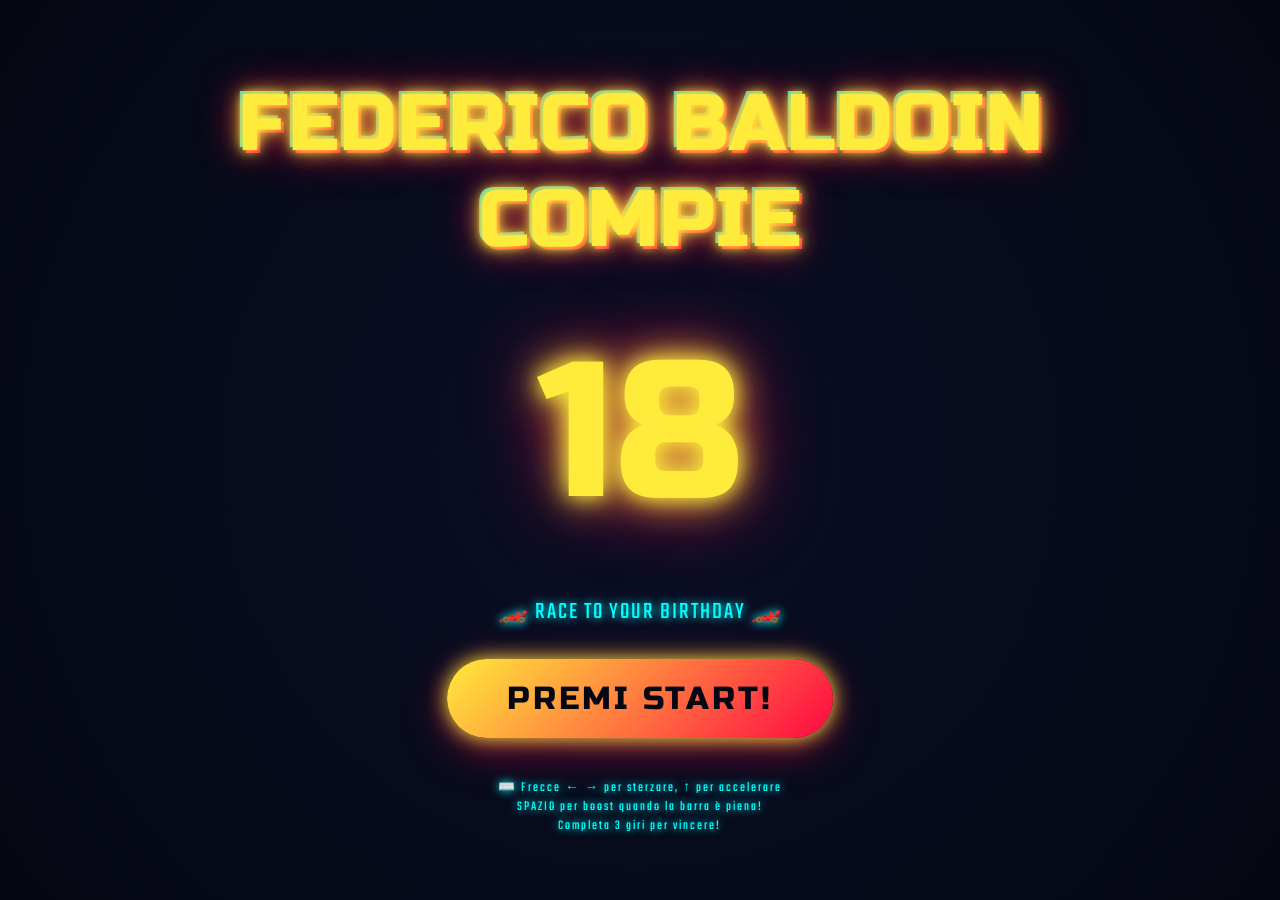
<file: v4.1/index.html>
<!DOCTYPE html>
<html lang="it">
<head>
    <meta charset="UTF-8">
    <meta name="viewport" content="width=device-width, initial-scale=1.0, maximum-scale=1.0, user-scalable=no">
    <title>🏁 FEDERICO'S RACING BIRTHDAY 🏁</title>
    <link rel="preconnect" href="https://fonts.googleapis.com">
    <link rel="preconnect" href="https://fonts.gstatic.com" crossorigin>
    <link href="https://fonts.googleapis.com/css2?family=Orbitron:wght@400;700;900&family=Russo+One&family=Teko:wght@300;400;700&display=swap" rel="stylesheet">
    <style>
        * {
            margin: 0;
            padding: 0;
            box-sizing: border-box;
            -webkit-tap-highlight-color: transparent;
        }

        :root {
            --neon-red: #ff0844;
            --neon-yellow: #ffeb3b;
            --neon-cyan: #00ffff;
            --neon-purple: #b026ff;
            --dark-bg: #0a0e27;
            --darker-bg: #050812;
        }

        body {
            font-family: 'Orbitron', sans-serif;
            background: linear-gradient(135deg, var(--darker-bg) 0%, var(--dark-bg) 100%);
            color: white;
            overflow: hidden;
            position: relative;
            width: 100vw;
            height: 100vh;
            touch-action: none;
        }

        /* Animated background grid */
        .bg-grid {
            position: fixed;
            top: 0;
            left: 0;
            width: 100%;
            height: 100%;
            background-image: 
                linear-gradient(rgba(255, 8, 68, 0.1) 1px, transparent 1px),
                linear-gradient(90deg, rgba(255, 8, 68, 0.1) 1px, transparent 1px);
            background-size: 50px 50px;
            animation: gridScroll 20s linear infinite;
            opacity: 0.3;
            pointer-events: none;
        }

        @keyframes gridScroll {
            0% { transform: translateY(0); }
            100% { transform: translateY(50px); }
        }

        /* Intro screen */
        #intro-screen {
            position: fixed;
            top: 0;
            left: 0;
            width: 100%;
            height: 100%;
            background: radial-gradient(circle at center, var(--dark-bg) 0%, var(--darker-bg) 100%);
            display: flex;
            flex-direction: column;
            justify-content: center;
            align-items: center;
            z-index: 1000;
            transition: opacity 0.5s ease;
        }

        #intro-screen.hidden {
            opacity: 0;
            pointer-events: none;
        }

        .glitch-title {
            font-family: 'Russo One', sans-serif;
            font-size: clamp(2rem, 10vw, 5rem);
            color: var(--neon-yellow);
            text-align: center;
            position: relative;
            animation: glitch 2s infinite;
            text-shadow: 
                0 0 10px var(--neon-yellow),
                0 0 20px var(--neon-yellow),
                0 0 40px var(--neon-red),
                3px 3px 0 var(--neon-red),
                -3px -3px 0 var(--neon-cyan);
            line-height: 1.2;
            padding: 20px;
        }

        @keyframes glitch {
            0%, 90%, 100% { transform: translate(0); }
            92% { transform: translate(-2px, 2px); }
            94% { transform: translate(2px, -2px); }
            96% { transform: translate(-2px, -2px); }
        }

        .age-display {
            font-family: 'Russo One', sans-serif;
            font-size: clamp(5rem, 25vw, 12rem);
            color: var(--neon-yellow);
            text-shadow: 
                0 0 20px var(--neon-yellow),
                0 0 40px var(--neon-yellow),
                0 0 80px var(--neon-red);
            margin: 30px 0;
            animation: pulse 2s ease-in-out infinite;
        }

        @keyframes pulse {
            0%, 100% { transform: scale(1); opacity: 1; }
            50% { transform: scale(1.1); opacity: 0.8; }
        }

        .start-btn {
            font-family: 'Russo One', sans-serif;
            font-size: clamp(1.2rem, 4vw, 2rem);
            color: var(--darker-bg);
            background: linear-gradient(135deg, var(--neon-yellow) 0%, var(--neon-red) 100%);
            border: none;
            padding: 20px 60px;
            border-radius: 50px;
            cursor: pointer;
            margin: 20px;
            box-shadow: 
                0 0 20px var(--neon-yellow),
                0 10px 40px rgba(255, 8, 68, 0.5);
            transition: all 0.3s ease;
            animation: buttonPulse 1.5s ease-in-out infinite;
            text-transform: uppercase;
            letter-spacing: 3px;
        }

        @keyframes buttonPulse {
            0%, 100% { box-shadow: 0 0 20px var(--neon-yellow), 0 10px 40px rgba(255, 8, 68, 0.5); }
            50% { box-shadow: 0 0 40px var(--neon-yellow), 0 10px 60px rgba(255, 8, 68, 0.8); }
        }

        .start-btn:hover {
            transform: scale(1.1);
            box-shadow: 
                0 0 40px var(--neon-yellow),
                0 15px 60px rgba(255, 8, 68, 0.8);
        }

        .start-btn:active {
            transform: scale(0.95);
        }

        .subtitle {
            font-family: 'Teko', sans-serif;
            font-size: clamp(1rem, 3vw, 1.5rem);
            color: var(--neon-cyan);
            text-align: center;
            margin: 15px 0;
            letter-spacing: 2px;
            text-shadow: 0 0 10px var(--neon-cyan);
        }

        /* Game canvas */
        #game-canvas {
            position: fixed;
            top: 0;
            left: 0;
            width: 100%;
            height: 100%;
            display: none;
        }

        #game-canvas.active {
            display: block;
        }

        /* HUD */
        .hud {
            position: fixed;
            top: 0;
            left: 0;
            width: 100%;
            padding: 20px;
            display: none;
            justify-content: space-between;
            align-items: flex-start;
            pointer-events: none;
            z-index: 100;
        }

        .hud.active {
            display: flex;
        }

        .hud-item {
            background: rgba(10, 14, 39, 0.8);
            border: 2px solid var(--neon-cyan);
            border-radius: 15px;
            padding: 15px 25px;
            font-family: 'Orbitron', sans-serif;
            box-shadow: 0 0 20px rgba(0, 255, 255, 0.3);
            backdrop-filter: blur(10px);
        }

        .hud-label {
            font-size: 0.8rem;
            color: var(--neon-cyan);
            margin-bottom: 5px;
            letter-spacing: 1px;
        }

        .hud-value {
            font-size: 2rem;
            font-weight: 900;
            color: var(--neon-yellow);
            text-shadow: 0 0 10px var(--neon-yellow);
        }

        .power-meter {
            background: rgba(10, 14, 39, 0.95);
            border: 3px solid var(--neon-purple);
            border-radius: 15px;
            padding: 12px 20px;
            position: fixed;
            bottom: 140px;
            left: 50%;
            transform: translateX(-50%);
            display: none;
            box-shadow: 0 0 30px rgba(176, 38, 255, 0.4);
            backdrop-filter: blur(10px);
            z-index: 100;
        }

        .power-meter.active {
            display: block;
        }

        .power-label {
            font-size: 0.75rem;
            color: var(--neon-purple);
            margin-bottom: 8px;
            text-align: center;
            letter-spacing: 1px;
            font-weight: 900;
            text-shadow: 0 0 10px var(--neon-purple);
        }

        .power-bar-container {
            width: 250px;
            height: 25px;
            background: rgba(0, 0, 0, 0.7);
            border-radius: 15px;
            overflow: hidden;
            border: 2px solid var(--neon-purple);
            box-shadow: inset 0 2px 10px rgba(0, 0, 0, 0.5);
        }

        .power-bar {
            height: 100%;
            background: linear-gradient(90deg, var(--neon-purple) 0%, var(--neon-red) 100%);
            width: 0%;
            transition: width 0.1s ease;
            box-shadow: 0 0 20px var(--neon-purple);
            border-radius: 15px;
        }

        /* Controls */
        .controls {
            position: fixed;
            bottom: 30px;
            left: 50%;
            transform: translateX(-50%);
            display: none;
            gap: 30px;
            z-index: 100;
            width: 100%;
            max-width: 450px;
            justify-content: center;
            padding: 0 20px;
        }

        .controls.active {
            display: flex;
        }

        .control-btn {
            width: 90px;
            height: 90px;
            background: rgba(10, 14, 39, 0.95);
            border: 4px solid var(--neon-cyan);
            border-radius: 50%;
            font-size: 2.5rem;
            color: var(--neon-cyan);
            display: flex;
            justify-content: center;
            align-items: center;
            cursor: pointer;
            user-select: none;
            box-shadow: 0 0 30px rgba(0, 255, 255, 0.5);
            backdrop-filter: blur(10px);
            transition: all 0.05s ease;
            flex-shrink: 0;
        }

        .control-btn:active {
            transform: scale(0.85);
            background: rgba(0, 255, 255, 0.3);
            box-shadow: 0 0 40px rgba(0, 255, 255, 1);
            border-color: var(--neon-yellow);
        }

        .control-btn.boost {
            width: 100px;
            height: 100px;
            font-size: 3rem;
            border-color: var(--neon-red);
            box-shadow: 0 0 30px rgba(255, 8, 68, 0.5);
        }

        .control-btn.boost:active {
            box-shadow: 0 0 50px rgba(255, 8, 68, 1);
        }

        /* Messages */
        .message-overlay {
            position: fixed;
            top: 50%;
            left: 50%;
            transform: translate(-50%, -50%);
            font-family: 'Russo One', sans-serif;
            font-size: clamp(2rem, 8vw, 4rem);
            color: var(--neon-yellow);
            text-align: center;
            pointer-events: none;
            z-index: 200;
            opacity: 0;
            text-shadow: 
                0 0 20px var(--neon-yellow),
                0 0 40px var(--neon-red);
        }

        .message-overlay.show {
            animation: messageShow 2s ease-out forwards;
        }

        @keyframes messageShow {
            0% { opacity: 0; transform: translate(-50%, -50%) scale(0.5); }
            50% { opacity: 1; transform: translate(-50%, -50%) scale(1.2); }
            100% { opacity: 0; transform: translate(-50%, -50%) scale(1); }
        }

        /* Final celebration */
        #celebration-screen {
            position: fixed;
            top: 0;
            left: 0;
            width: 100%;
            height: 100%;
            background: radial-gradient(circle at center, var(--dark-bg) 0%, var(--darker-bg) 100%);
            display: none;
            flex-direction: column;
            justify-content: center;
            align-items: center;
            z-index: 500;
            padding: 20px;
            overflow-y: auto;
        }

        #celebration-screen.active {
            display: flex;
            animation: fadeIn 0.5s ease;
        }

        @keyframes fadeIn {
            from { opacity: 0; }
            to { opacity: 1; }
        }

        .celebration-title {
            font-family: 'Russo One', sans-serif;
            font-size: clamp(2rem, 8vw, 4rem);
            color: var(--neon-yellow);
            text-align: center;
            margin: 20px;
            animation: rainbowGlow 2s linear infinite;
            line-height: 1.3;
        }

        @keyframes rainbowGlow {
            0% { text-shadow: 0 0 20px var(--neon-yellow), 0 0 40px var(--neon-red); }
            33% { text-shadow: 0 0 20px var(--neon-cyan), 0 0 40px var(--neon-purple); }
            66% { text-shadow: 0 0 20px var(--neon-purple), 0 0 40px var(--neon-yellow); }
            100% { text-shadow: 0 0 20px var(--neon-yellow), 0 0 40px var(--neon-red); }
        }

        .stats-container {
            background: rgba(10, 14, 39, 0.9);
            border: 3px solid var(--neon-cyan);
            border-radius: 20px;
            padding: 30px;
            margin: 20px;
            max-width: 500px;
            width: 100%;
            backdrop-filter: blur(10px);
            box-shadow: 0 0 40px rgba(0, 255, 255, 0.3);
        }

        .stat-row {
            display: flex;
            justify-content: space-between;
            margin: 15px 0;
            font-size: 1.2rem;
            padding: 10px;
            border-bottom: 1px solid rgba(0, 255, 255, 0.2);
        }

        .stat-label {
            color: var(--neon-cyan);
        }

        .stat-value {
            color: var(--neon-yellow);
            font-weight: 900;
            text-shadow: 0 0 10px var(--neon-yellow);
        }

        .restart-btn {
            font-family: 'Russo One', sans-serif;
            font-size: 1.5rem;
            color: var(--darker-bg);
            background: linear-gradient(135deg, var(--neon-cyan) 0%, var(--neon-purple) 100%);
            border: none;
            padding: 15px 50px;
            border-radius: 50px;
            cursor: pointer;
            margin: 20px;
            box-shadow: 0 0 30px var(--neon-cyan);
            transition: all 0.3s ease;
            text-transform: uppercase;
            letter-spacing: 2px;
        }

        .restart-btn:hover {
            transform: scale(1.1);
            box-shadow: 0 0 50px var(--neon-cyan);
        }

        @media (max-width: 768px) {
            .hud {
                padding: 10px;
                flex-wrap: wrap;
                gap: 8px;
                justify-content: center;
            }

            .hud-item {
                padding: 8px 12px;
                flex: 0 0 auto;
            }

            .hud-label {
                font-size: 0.65rem;
            }

            .hud-value {
                font-size: 1.3rem;
            }

            .control-btn {
                width: 85px;
                height: 85px;
                font-size: 2.2rem;
            }

            .control-btn.boost {
                width: 95px;
                height: 95px;
                font-size: 2.8rem;
            }

            .controls {
                bottom: 20px;
                gap: 25px;
            }

            .power-meter {
                bottom: 120px;
            }

            .power-bar-container {
                width: 220px;
                height: 22px;
            }

            .stat-row {
                font-size: 1rem;
                flex-direction: column;
                gap: 5px;
                text-align: center;
            }

            .glitch-title {
                font-size: clamp(1.8rem, 9vw, 3.5rem);
            }

            .age-display {
                font-size: clamp(4rem, 20vw, 10rem);
            }
        }

        @media (max-width: 480px) {
            .control-btn {
                width: 75px;
                height: 75px;
                font-size: 2rem;
            }

            .control-btn.boost {
                width: 85px;
                height: 85px;
                font-size: 2.5rem;
            }

            .controls {
                gap: 15px;
            }

            .power-bar-container {
                width: 180px;
            }
        }

        @media (min-width: 769px) {
            .subtitle {
                margin-bottom: 10px;
            }
            
            .subtitle.desktop-hint {
                display: block !important;
            }
        }

        .subtitle.mobile-hint {
            display: block;
        }

        .subtitle.desktop-hint {
            display: none;
        }

        @media (min-width: 769px) {
            .subtitle.mobile-hint {
                display: none;
            }
        }
    </style>
</head>
<body>
    <div class="bg-grid"></div>

    <!-- Intro Screen -->
    <div id="intro-screen">
        <div class="glitch-title">
            FEDERICO BALDOIN<br>COMPIE
        </div>
        <div class="age-display">18</div>
        <div class="subtitle">🏎️ RACE TO YOUR BIRTHDAY 🏎️</div>
        <button class="start-btn" onclick="startGame()">PREMI START!</button>
        <div class="subtitle mobile-hint" style="margin-top: 20px; font-size: 0.85rem; padding: 0 20px;">
            📱 Usa i bottoni ← → per sterzare<br>
            🔥 Premi il bottone centrale quando la barra è piena!<br>
            Completa 3 giri per vincere!
        </div>
        <div class="subtitle desktop-hint" style="margin-top: 20px; font-size: 0.85rem;">
            ⌨️ Frecce ← → per sterzare, ↑ per accelerare<br>
            SPAZIO per boost quando la barra è piena!<br>
            Completa 3 giri per vincere!
        </div>
    </div>

    <!-- Game Canvas -->
    <canvas id="game-canvas"></canvas>

    <!-- HUD -->
    <div class="hud" id="hud">
        <div class="hud-item">
            <div class="hud-label">GIRO</div>
            <div class="hud-value" id="lap-counter">1/3</div>
        </div>
        <div class="hud-item">
            <div class="hud-label">VELOCITÀ</div>
            <div class="hud-value" id="speed-counter">0</div>
        </div>
        <div class="hud-item">
            <div class="hud-label">POWER-UPS</div>
            <div class="hud-value" id="powerup-counter">0</div>
        </div>
    </div>

    <!-- Power Meter -->
    <div class="power-meter" id="power-meter">
        <div class="power-label">💥 BESTEMMIA POWER 💥</div>
        <div class="power-bar-container">
            <div class="power-bar" id="power-bar"></div>
        </div>
    </div>

    <!-- Touch Controls -->
    <div class="controls" id="controls">
        <div class="control-btn" id="left-btn">←</div>
        <div class="control-btn boost" id="boost-btn">🔥</div>
        <div class="control-btn" id="right-btn">→</div>
    </div>

    <!-- Message Overlay -->
    <div class="message-overlay" id="message"></div>

    <!-- Celebration Screen -->
    <div id="celebration-screen">
        <div class="celebration-title">
            🎉 AUGURI FEDERICO! 🎉<br>
            HAI COMPLETATO LA CORSA!
        </div>
        <div class="stats-container">
            <div class="stat-row">
                <span class="stat-label">Giri completati:</span>
                <span class="stat-value" id="final-laps">3</span>
            </div>
            <div class="stat-row">
                <span class="stat-label">Power-ups raccolti:</span>
                <span class="stat-value" id="final-powerups">0</span>
            </div>
            <div class="stat-row">
                <span class="stat-label">Velocità massima:</span>
                <span class="stat-value" id="final-speed">0 km/h</span>
            </div>
            <div class="stat-row">
                <span class="stat-label">Bestemmie urlate:</span>
                <span class="stat-value" id="final-bestemmie">∞</span>
            </div>
        </div>
        <div class="celebration-title" style="font-size: clamp(1.5rem, 5vw, 2.5rem); margin-top: 30px;">
            Che tu possa continuare a correre<br>
            verso traguardi sempre più fighi! 🏁
        </div>
        <button class="restart-btn" onclick="location.reload()">CORRI ANCORA! 🏎️</button>
    </div>

    <script>
        // Game state
        const game = {
            canvas: null,
            ctx: null,
            width: 0,
            height: 0,
            isMobile: false,
            kart: {
                x: 0,
                y: 0,
                speed: 0,
                angle: 0,
                maxSpeed: 8,
                acceleration: 0.3,
                friction: 0.95,
                turnSpeed: 0.08
            },
            camera: { y: 0 },
            laps: 0,
            powerups: 0,
            maxSpeed: 0,
            powerupActive: false,
            powerupPower: 0,
            checkpoints: [],
            particles: [],
            powerupItems: [],
            track: [],
            keys: {},
            isRunning: false,
            lastCheckpoint: -1
        };

        // Audio context for sound effects
        const audioCtx = new (window.AudioContext || window.webkitAudioContext)();

        function playSound(frequency, duration, type = 'sine') {
            try {
                const oscillator = audioCtx.createOscillator();
                const gainNode = audioCtx.createGain();
                
                oscillator.connect(gainNode);
                gainNode.connect(audioCtx.destination);
                
                oscillator.frequency.value = frequency;
                oscillator.type = type;
                
                gainNode.gain.setValueAtTime(0.3, audioCtx.currentTime);
                gainNode.gain.exponentialRampToValueAtTime(0.01, audioCtx.currentTime + duration);
                
                oscillator.start(audioCtx.currentTime);
                oscillator.stop(audioCtx.currentTime + duration);
            } catch (e) {
                console.log('Audio not available');
            }
        }

        function startGame() {
            document.getElementById('intro-screen').classList.add('hidden');
            document.getElementById('game-canvas').classList.add('active');
            document.getElementById('hud').classList.add('active');
            document.getElementById('power-meter').classList.add('active');
            document.getElementById('controls').classList.add('active');
            
            initGame();
            playSound(440, 0.1);
            setTimeout(() => playSound(550, 0.1), 100);
            setTimeout(() => playSound(660, 0.2), 200);
            
            showMessage('VIA!');
        }

        function initGame() {
            game.canvas = document.getElementById('game-canvas');
            game.ctx = game.canvas.getContext('2d');
            
            resizeCanvas();
            window.addEventListener('resize', resizeCanvas);
            
            // Detect if mobile/touch device
            game.isMobile = 'ontouchstart' in window || navigator.maxTouchPoints > 0;
            
            // Initialize track - wider on desktop, narrower on mobile
            const trackWidth = game.isMobile ? 
                Math.min(game.width * 0.75, 300) : 
                Math.min(game.width * 0.6, 400);
            
            game.track = [
                { x: game.width / 2, y: 100, width: trackWidth },
                { x: game.width / 2, y: 500, width: trackWidth },
                { x: game.width / 2 + 100, y: 1000, width: trackWidth },
                { x: game.width / 2 - 100, y: 1500, width: trackWidth },
                { x: game.width / 2, y: 2000, width: trackWidth },
                { x: game.width / 2, y: 2500, width: trackWidth },
                { x: game.width / 2, y: 3000, width: trackWidth }
            ];
            
            // Checkpoints
            game.checkpoints = [
                { y: 1000, passed: false },
                { y: 2000, passed: false },
                { y: 3000, passed: false }
            ];
            
            // Start position
            game.kart.x = game.width / 2;
            game.kart.y = 200;
            
            // Power-ups
            for (let i = 0; i < 10; i++) {
                game.powerupItems.push({
                    x: game.width / 2 + (Math.random() - 0.5) * trackWidth * 0.5,
                    y: 300 + i * 300,
                    collected: false,
                    pulse: 0
                });
            }
            
            // Controls
            setupControls();
            
            game.isRunning = true;
            gameLoop();
        }

        function resizeCanvas() {
            game.width = window.innerWidth;
            game.height = window.innerHeight;
            game.canvas.width = game.width;
            game.canvas.height = game.height;
        }

        function setupControls() {
            // Keyboard
            window.addEventListener('keydown', (e) => {
                game.keys[e.key] = true;
                if (e.key === ' ') {
                    e.preventDefault();
                    activatePowerup();
                }
            });
            
            window.addEventListener('keyup', (e) => {
                game.keys[e.key] = false;
            });
            
            // Touch controls
            const preventTouch = (e) => e.preventDefault();
            
            const leftBtn = document.getElementById('left-btn');
            leftBtn.addEventListener('touchstart', (e) => {
                e.preventDefault();
                game.keys['ArrowLeft'] = true;
            });
            leftBtn.addEventListener('touchend', (e) => {
                e.preventDefault();
                game.keys['ArrowLeft'] = false;
            });
            
            const rightBtn = document.getElementById('right-btn');
            rightBtn.addEventListener('touchstart', (e) => {
                e.preventDefault();
                game.keys['ArrowRight'] = true;
            });
            rightBtn.addEventListener('touchend', (e) => {
                e.preventDefault();
                game.keys['ArrowRight'] = false;
            });
            
            const boostBtn = document.getElementById('boost-btn');
            boostBtn.addEventListener('touchstart', (e) => {
                e.preventDefault();
                activatePowerup();
            });
        }

        function activatePowerup() {
            if (game.powerupPower >= 100) {
                game.powerupActive = true;
                game.powerupPower = 0;
                game.kart.maxSpeed = 15;
                
                // Visual feedback on boost button
                const boostBtn = document.getElementById('boost-btn');
                if (boostBtn) {
                    boostBtn.style.background = 'rgba(255, 8, 68, 0.8)';
                    boostBtn.style.borderColor = '#ffeb3b';
                    setTimeout(() => {
                        boostBtn.style.background = '';
                        boostBtn.style.borderColor = '';
                    }, 3000);
                }
                
                playSound(880, 0.3, 'sawtooth');
                showMessage('💥 BESTEMMIA BOOST! 💥');
                
                setTimeout(() => {
                    game.powerupActive = false;
                    game.kart.maxSpeed = 8;
                }, 3000);
            }
        }

        function updateGame() {
            // Movement
            if (game.keys['ArrowUp'] || game.keys['w']) {
                game.kart.speed = Math.min(game.kart.speed + game.kart.acceleration, game.kart.maxSpeed);
            } else {
                game.kart.speed *= game.kart.friction;
            }
            
            if (game.keys['ArrowLeft'] || game.keys['a']) {
                game.kart.angle -= game.kart.turnSpeed * (game.kart.speed / game.kart.maxSpeed);
            }
            if (game.keys['ArrowRight'] || game.keys['d']) {
                game.kart.angle += game.kart.turnSpeed * (game.kart.speed / game.kart.maxSpeed);
            }
            
            // Auto forward on mobile/touch devices
            if (game.isMobile) {
                game.kart.speed = Math.min(game.kart.speed + game.kart.acceleration, game.kart.maxSpeed);
            }
            
            // Prevent going backwards - maintain minimum forward speed
            // Higher minimum on mobile for smoother gameplay
            const minSpeed = game.isMobile ? 2.0 : 1.0;
            if (game.kart.speed < minSpeed) {
                game.kart.speed = minSpeed;
            }
            
            // Calculate next position
            const nextX = game.kart.x + Math.sin(game.kart.angle) * game.kart.speed;
            const nextY = game.kart.y + Math.cos(game.kart.angle) * game.kart.speed;
            
            // Get current track segment
            const trackSeg = game.track.find(t => Math.abs(t.y - nextY) < 500) || game.track[0];
            const trackLeft = trackSeg.x - trackSeg.width / 2 + 35;
            const trackRight = trackSeg.x + trackSeg.width / 2 - 35;
            
            // Update position with smooth boundary checking
            if (nextX >= trackLeft && nextX <= trackRight) {
                game.kart.x = nextX;
            } else {
                // Slow down when hitting border (will be capped by global minimum speed)
                game.kart.speed *= 0.7;
                // Keep inside bounds
                game.kart.x = Math.max(trackLeft, Math.min(trackRight, nextX));
                
                // Visual feedback - sparks when hitting wall
                if (Math.random() > 0.5) {
                    createParticles(game.kart.x, game.kart.y, '#ff0844', 3);
                }
            }
            
            game.kart.y = nextY;
            
            // Prevent kart from going too far back or off the visible track
            game.kart.y = Math.max(100, Math.min(3100, game.kart.y));
            
            // Auto forward on mobile/touch devices
            if (game.isMobile) {
                game.kart.speed = Math.min(game.kart.speed + game.kart.acceleration, game.kart.maxSpeed);
            }
            
            // Prevent going backwards - maintain minimum forward speed
            // Higher minimum on mobile for smoother gameplay
            const minSpeed = game.isMobile ? 2.0 : 1.0;
            if (game.kart.speed < minSpeed) {
                game.kart.speed = minSpeed;
            }
            
            // Camera follows kart - keep kart in upper-middle area to avoid UI overlap
            // On mobile, leave more space at bottom for controls
            const cameraOffset = game.isMobile ? 0.6 : 0.7;
            game.camera.y = game.kart.y - game.height * cameraOffset;
            
            // Prevent camera from going negative (start of track)
            game.camera.y = Math.max(0, game.camera.y);
            
            // Checkpoints
            game.checkpoints.forEach((cp, i) => {
                if (!cp.passed && game.kart.y >= cp.y && i === game.lastCheckpoint + 1) {
                    cp.passed = true;
                    game.lastCheckpoint = i;
                    
                    if (i === game.checkpoints.length - 1) {
                        game.laps++;
                        playSound(660, 0.2);
                        showMessage(`GIRO ${game.laps} COMPLETATO!`);
                        
                        if (game.laps >= 3) {
                            endGame();
                            return;
                        }
                        
                        // Reset checkpoints
                        game.checkpoints.forEach(c => c.passed = false);
                        game.lastCheckpoint = -1;
                        game.kart.y = 200;
                    } else {
                        playSound(550, 0.1);
                    }
                }
            });
            
            // Power-ups
            game.powerupItems.forEach(pu => {
                if (!pu.collected && Math.hypot(game.kart.x - pu.x, game.kart.y - pu.y) < 40) {
                    pu.collected = true;
                    game.powerups++;
                    game.powerupPower = Math.min(game.powerupPower + 33, 100);
                    
                    playSound(880, 0.1);
                    createParticles(pu.x, pu.y, '#b026ff');
                }
                pu.pulse += 0.1;
            });
            
            // Track speed
            const speedKmh = Math.round(game.kart.speed * 20);
            game.maxSpeed = Math.max(game.maxSpeed, speedKmh);
            
            // Update particles
            game.particles = game.particles.filter(p => {
                p.x += p.vx;
                p.y += p.vy;
                p.life--;
                p.vy += 0.2;
                return p.life > 0;
            });
            
            // Exhaust particles when moving
            if (game.kart.speed > 1) {
                if (Math.random() > 0.7) {
                    createParticles(
                        game.kart.x - Math.sin(game.kart.angle) * 20,
                        game.kart.y - Math.cos(game.kart.angle) * 20,
                        game.powerupActive ? '#ff0844' : '#00ffff',
                        1
                    );
                }
            }
            
            // Update HUD
            document.getElementById('lap-counter').textContent = `${game.laps}/3`;
            document.getElementById('speed-counter').textContent = speedKmh;
            document.getElementById('powerup-counter').textContent = game.powerups;
            document.getElementById('power-bar').style.width = game.powerupPower + '%';
            
            // Pulse boost button when ready
            const boostBtn = document.getElementById('boost-btn');
            if (boostBtn) {
                if (game.powerupPower >= 100 && !game.powerupActive) {
                    boostBtn.style.animation = 'buttonPulse 0.8s ease-in-out infinite';
                    boostBtn.style.borderColor = '#ffeb3b';
                } else {
                    boostBtn.style.animation = '';
                    boostBtn.style.borderColor = '';
                }
            }
        }

        function drawGame() {
            const ctx = game.ctx;
            
            // Clear
            ctx.fillStyle = '#050812';
            ctx.fillRect(0, 0, game.width, game.height);
            
            // Save state
            ctx.save();
            ctx.translate(0, -game.camera.y);
            
            // Draw track
            ctx.strokeStyle = '#ff0844';
            ctx.lineWidth = 3;
            
            for (let i = 0; i < game.track.length - 1; i++) {
                const seg = game.track[i];
                const nextSeg = game.track[i + 1];
                
                // Track surface
                const gradient = ctx.createLinearGradient(0, seg.y, 0, nextSeg.y);
                gradient.addColorStop(0, 'rgba(26, 30, 60, 0.5)');
                gradient.addColorStop(1, 'rgba(10, 14, 39, 0.5)');
                
                ctx.fillStyle = gradient;
                ctx.beginPath();
                ctx.moveTo(seg.x - seg.width / 2, seg.y);
                ctx.lineTo(seg.x + seg.width / 2, seg.y);
                ctx.lineTo(nextSeg.x + nextSeg.width / 2, nextSeg.y);
                ctx.lineTo(nextSeg.x - nextSeg.width / 2, nextSeg.y);
                ctx.closePath();
                ctx.fill();
                
                // Track borders
                ctx.beginPath();
                ctx.moveTo(seg.x - seg.width / 2, seg.y);
                ctx.lineTo(nextSeg.x - nextSeg.width / 2, nextSeg.y);
                ctx.stroke();
                
                ctx.beginPath();
                ctx.moveTo(seg.x + seg.width / 2, seg.y);
                ctx.lineTo(nextSeg.x + nextSeg.width / 2, nextSeg.y);
                ctx.stroke();
                
                // Center line
                ctx.strokeStyle = '#ffeb3b';
                ctx.lineWidth = 2;
                ctx.setLineDash([20, 20]);
                ctx.beginPath();
                ctx.moveTo(seg.x, seg.y);
                ctx.lineTo(nextSeg.x, nextSeg.y);
                ctx.stroke();
                ctx.setLineDash([]);
                ctx.strokeStyle = '#ff0844';
                ctx.lineWidth = 3;
            }
            
            // Draw checkpoints
            game.checkpoints.forEach((cp, i) => {
                if (!cp.passed) {
                    ctx.strokeStyle = '#00ffff';
                    ctx.lineWidth = 4;
                    const seg = game.track.find(t => Math.abs(t.y - cp.y) < 100);
                    if (seg) {
                        ctx.beginPath();
                        ctx.moveTo(seg.x - seg.width / 2, cp.y);
                        ctx.lineTo(seg.x + seg.width / 2, cp.y);
                        ctx.stroke();
                    }
                }
            });
            
            // Draw power-ups
            game.powerupItems.forEach(pu => {
                if (!pu.collected) {
                    const scale = 1 + Math.sin(pu.pulse) * 0.2;
                    ctx.save();
                    ctx.translate(pu.x, pu.y);
                    ctx.scale(scale, scale);
                    
                    ctx.shadowBlur = 20;
                    ctx.shadowColor = '#b026ff';
                    ctx.fillStyle = '#b026ff';
                    ctx.beginPath();
                    ctx.arc(0, 0, 15, 0, Math.PI * 2);
                    ctx.fill();
                    
                    ctx.shadowBlur = 0;
                    ctx.fillStyle = 'white';
                    ctx.font = 'bold 20px Arial';
                    ctx.textAlign = 'center';
                    ctx.textBaseline = 'middle';
                    ctx.fillText('⚡', 0, 0);
                    
                    ctx.restore();
                }
            });
            
            // Draw particles
            game.particles.forEach(p => {
                ctx.fillStyle = p.color;
                ctx.globalAlpha = p.life / 30;
                ctx.fillRect(p.x - 2, p.y - 2, 4, 4);
            });
            ctx.globalAlpha = 1;
            
            // Draw kart
            ctx.save();
            ctx.translate(game.kart.x, game.kart.y);
            ctx.rotate(game.kart.angle);
            
            // Kart body
            ctx.fillStyle = game.powerupActive ? '#ff0844' : '#ffeb3b';
            ctx.shadowBlur = game.powerupActive ? 30 : 15;
            ctx.shadowColor = game.powerupActive ? '#ff0844' : '#ffeb3b';
            
            ctx.beginPath();
            ctx.moveTo(0, -25);
            ctx.lineTo(-15, 15);
            ctx.lineTo(15, 15);
            ctx.closePath();
            ctx.fill();
            
            // Kart details
            ctx.shadowBlur = 0;
            ctx.fillStyle = '#1a1e3c';
            ctx.fillRect(-10, -10, 20, 15);
            
            // Driver (emoji)
            ctx.font = 'bold 20px Arial';
            ctx.textAlign = 'center';
            ctx.textBaseline = 'middle';
            ctx.fillText('😎', 0, -5);
            
            ctx.restore();
            
            // Restore state
            ctx.restore();
        }

        function createParticles(x, y, color, count = 5) {
            for (let i = 0; i < count; i++) {
                game.particles.push({
                    x: x + (Math.random() - 0.5) * 20,
                    y: y + (Math.random() - 0.5) * 20,
                    vx: (Math.random() - 0.5) * 4,
                    vy: (Math.random() - 0.5) * 4,
                    color: color,
                    life: 30
                });
            }
        }

        function showMessage(text) {
            const msg = document.getElementById('message');
            msg.textContent = text;
            msg.classList.remove('show');
            void msg.offsetWidth; // Force reflow
            msg.classList.add('show');
        }

        function endGame() {
            game.isRunning = false;
            
            playSound(440, 0.2);
            setTimeout(() => playSound(554, 0.2), 200);
            setTimeout(() => playSound(659, 0.3), 400);
            
            document.getElementById('final-laps').textContent = game.laps;
            document.getElementById('final-powerups').textContent = game.powerups;
            document.getElementById('final-speed').textContent = game.maxSpeed + ' km/h';
            
            setTimeout(() => {
                document.getElementById('celebration-screen').classList.add('active');
                createFireworks();
            }, 1000);
        }

        function createFireworks() {
            setInterval(() => {
                const colors = ['#ff0844', '#ffeb3b', '#00ffff', '#b026ff'];
                for (let i = 0; i < 50; i++) {
                    const particle = document.createElement('div');
                    particle.style.position = 'fixed';
                    particle.style.left = Math.random() * window.innerWidth + 'px';
                    particle.style.top = Math.random() * window.innerHeight + 'px';
                    particle.style.width = '4px';
                    particle.style.height = '4px';
                    particle.style.background = colors[Math.floor(Math.random() * colors.length)];
                    particle.style.borderRadius = '50%';
                    particle.style.pointerEvents = 'none';
                    particle.style.zIndex = '1000';
                    particle.style.animation = 'particleFall 2s ease-out forwards';
                    document.body.appendChild(particle);
                    
                    setTimeout(() => particle.remove(), 2000);
                }
            }, 500);
        }

        function gameLoop() {
            if (!game.isRunning) return;
            
            updateGame();
            drawGame();
            requestAnimationFrame(gameLoop);
        }

        // Particle fall animation
        const style = document.createElement('style');
        style.textContent = `
            @keyframes particleFall {
                0% { transform: translateY(0) scale(1); opacity: 1; }
                100% { transform: translateY(${window.innerHeight}px) scale(0); opacity: 0; }
            }
        `;
        document.head.appendChild(style);
    </script>
</body>
</html>
</file>
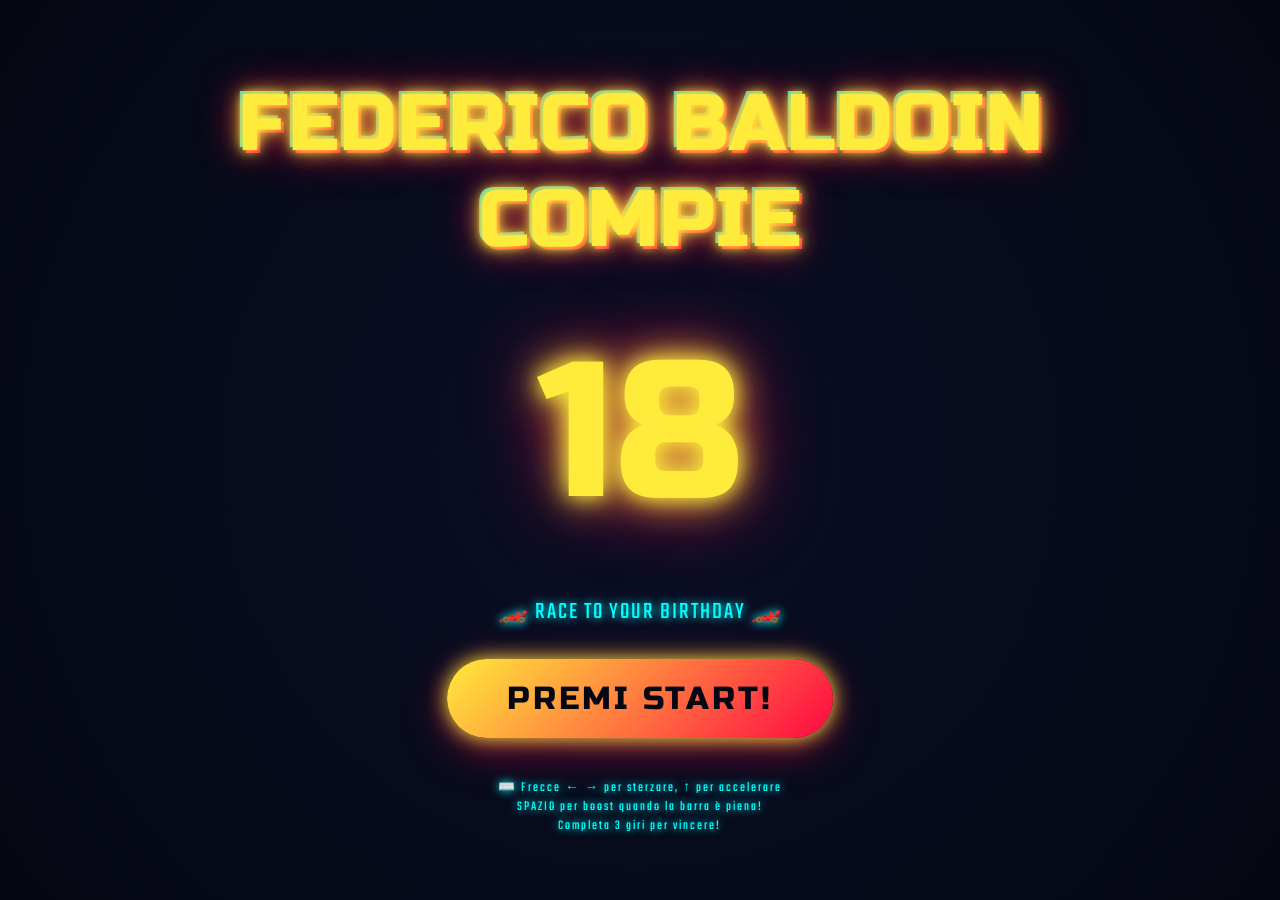
<file: v4.2/index.html>
<!DOCTYPE html>
<html lang="it">
<head>
    <meta charset="UTF-8">
    <meta name="viewport" content="width=device-width, initial-scale=1.0, maximum-scale=1.0, user-scalable=no">
    <title>🏁 FEDERICO'S RACING BIRTHDAY 🏁</title>
    <link rel="preconnect" href="https://fonts.googleapis.com">
    <link rel="preconnect" href="https://fonts.gstatic.com" crossorigin>
    <link href="https://fonts.googleapis.com/css2?family=Orbitron:wght@400;700;900&family=Russo+One&family=Teko:wght@300;400;700&display=swap" rel="stylesheet">
    <style>
        * {
            margin: 0;
            padding: 0;
            box-sizing: border-box;
            -webkit-tap-highlight-color: transparent;
        }

        :root {
            --neon-red: #ff0844;
            --neon-yellow: #ffeb3b;
            --neon-cyan: #00ffff;
            --neon-purple: #b026ff;
            --dark-bg: #0a0e27;
            --darker-bg: #050812;
        }

        body {
            font-family: 'Orbitron', sans-serif;
            background: linear-gradient(135deg, var(--darker-bg) 0%, var(--dark-bg) 100%);
            color: white;
            overflow: hidden;
            position: relative;
            width: 100vw;
            height: 100vh;
            touch-action: none;
        }

        /* Animated background grid */
        .bg-grid {
            position: fixed;
            top: 0;
            left: 0;
            width: 100%;
            height: 100%;
            background-image: 
                linear-gradient(rgba(255, 8, 68, 0.1) 1px, transparent 1px),
                linear-gradient(90deg, rgba(255, 8, 68, 0.1) 1px, transparent 1px);
            background-size: 50px 50px;
            animation: gridScroll 20s linear infinite;
            opacity: 0.3;
            pointer-events: none;
        }

        @keyframes gridScroll {
            0% { transform: translateY(0); }
            100% { transform: translateY(50px); }
        }

        /* Intro screen */
        #intro-screen {
            position: fixed;
            top: 0;
            left: 0;
            width: 100%;
            height: 100%;
            background: radial-gradient(circle at center, var(--dark-bg) 0%, var(--darker-bg) 100%);
            display: flex;
            flex-direction: column;
            justify-content: center;
            align-items: center;
            z-index: 1000;
            transition: opacity 0.5s ease;
        }

        #intro-screen.hidden {
            opacity: 0;
            pointer-events: none;
        }

        .glitch-title {
            font-family: 'Russo One', sans-serif;
            font-size: clamp(2rem, 10vw, 5rem);
            color: var(--neon-yellow);
            text-align: center;
            position: relative;
            animation: glitch 2s infinite;
            text-shadow: 
                0 0 10px var(--neon-yellow),
                0 0 20px var(--neon-yellow),
                0 0 40px var(--neon-red),
                3px 3px 0 var(--neon-red),
                -3px -3px 0 var(--neon-cyan);
            line-height: 1.2;
            padding: 20px;
        }

        @keyframes glitch {
            0%, 90%, 100% { transform: translate(0); }
            92% { transform: translate(-2px, 2px); }
            94% { transform: translate(2px, -2px); }
            96% { transform: translate(-2px, -2px); }
        }

        .age-display {
            font-family: 'Russo One', sans-serif;
            font-size: clamp(5rem, 25vw, 12rem);
            color: var(--neon-yellow);
            text-shadow: 
                0 0 20px var(--neon-yellow),
                0 0 40px var(--neon-yellow),
                0 0 80px var(--neon-red);
            margin: 30px 0;
            animation: pulse 2s ease-in-out infinite;
        }

        @keyframes pulse {
            0%, 100% { transform: scale(1); opacity: 1; }
            50% { transform: scale(1.1); opacity: 0.8; }
        }

        .start-btn {
            font-family: 'Russo One', sans-serif;
            font-size: clamp(1.2rem, 4vw, 2rem);
            color: var(--darker-bg);
            background: linear-gradient(135deg, var(--neon-yellow) 0%, var(--neon-red) 100%);
            border: none;
            padding: 20px 60px;
            border-radius: 50px;
            cursor: pointer;
            margin: 20px;
            box-shadow: 
                0 0 20px var(--neon-yellow),
                0 10px 40px rgba(255, 8, 68, 0.5);
            transition: all 0.3s ease;
            animation: buttonPulse 1.5s ease-in-out infinite;
            text-transform: uppercase;
            letter-spacing: 3px;
        }

        @keyframes buttonPulse {
            0%, 100% { box-shadow: 0 0 20px var(--neon-yellow), 0 10px 40px rgba(255, 8, 68, 0.5); }
            50% { box-shadow: 0 0 40px var(--neon-yellow), 0 10px 60px rgba(255, 8, 68, 0.8); }
        }

        .start-btn:hover {
            transform: scale(1.1);
            box-shadow: 
                0 0 40px var(--neon-yellow),
                0 15px 60px rgba(255, 8, 68, 0.8);
        }

        .start-btn:active {
            transform: scale(0.95);
        }

        .subtitle {
            font-family: 'Teko', sans-serif;
            font-size: clamp(1rem, 3vw, 1.5rem);
            color: var(--neon-cyan);
            text-align: center;
            margin: 15px 0;
            letter-spacing: 2px;
            text-shadow: 0 0 10px var(--neon-cyan);
        }

        /* Game canvas */
        #game-canvas {
            position: fixed;
            top: 0;
            left: 0;
            width: 100%;
            height: 100%;
            display: none;
        }

        #game-canvas.active {
            display: block;
        }

        /* HUD */
        .hud {
            position: fixed;
            top: 0;
            left: 0;
            width: 100%;
            padding: 20px;
            display: none;
            justify-content: space-between;
            align-items: flex-start;
            pointer-events: none;
            z-index: 100;
        }

        .hud.active {
            display: flex;
        }

        .hud-item {
            background: rgba(10, 14, 39, 0.8);
            border: 2px solid var(--neon-cyan);
            border-radius: 15px;
            padding: 15px 25px;
            font-family: 'Orbitron', sans-serif;
            box-shadow: 0 0 20px rgba(0, 255, 255, 0.3);
            backdrop-filter: blur(10px);
        }

        .hud-label {
            font-size: 0.8rem;
            color: var(--neon-cyan);
            margin-bottom: 5px;
            letter-spacing: 1px;
        }

        .hud-value {
            font-size: 2rem;
            font-weight: 900;
            color: var(--neon-yellow);
            text-shadow: 0 0 10px var(--neon-yellow);
        }

        .power-meter {
            background: rgba(10, 14, 39, 0.95);
            border: 3px solid var(--neon-purple);
            border-radius: 15px;
            padding: 12px 20px;
            position: fixed;
            bottom: 140px;
            left: 50%;
            transform: translateX(-50%);
            display: none;
            box-shadow: 0 0 30px rgba(176, 38, 255, 0.4);
            backdrop-filter: blur(10px);
            z-index: 100;
        }

        .power-meter.active {
            display: block;
        }

        .power-label {
            font-size: 0.75rem;
            color: var(--neon-purple);
            margin-bottom: 8px;
            text-align: center;
            letter-spacing: 1px;
            font-weight: 900;
            text-shadow: 0 0 10px var(--neon-purple);
        }

        .power-bar-container {
            width: 250px;
            height: 25px;
            background: rgba(0, 0, 0, 0.7);
            border-radius: 15px;
            overflow: hidden;
            border: 2px solid var(--neon-purple);
            box-shadow: inset 0 2px 10px rgba(0, 0, 0, 0.5);
        }

        .power-bar {
            height: 100%;
            background: linear-gradient(90deg, var(--neon-purple) 0%, var(--neon-red) 100%);
            width: 0%;
            transition: width 0.1s ease;
            box-shadow: 0 0 20px var(--neon-purple);
            border-radius: 15px;
        }

        /* Controls */
        .controls {
            position: fixed;
            bottom: 30px;
            left: 50%;
            transform: translateX(-50%);
            display: none;
            gap: 30px;
            z-index: 100;
            width: 100%;
            max-width: 450px;
            justify-content: center;
            padding: 0 20px;
        }

        .controls.active {
            display: flex;
        }

        .control-btn {
            width: 90px;
            height: 90px;
            background: rgba(10, 14, 39, 0.95);
            border: 4px solid var(--neon-cyan);
            border-radius: 50%;
            font-size: 2.5rem;
            color: var(--neon-cyan);
            display: flex;
            justify-content: center;
            align-items: center;
            cursor: pointer;
            user-select: none;
            box-shadow: 0 0 30px rgba(0, 255, 255, 0.5);
            backdrop-filter: blur(10px);
            transition: all 0.05s ease;
            flex-shrink: 0;
        }

        .control-btn:active {
            transform: scale(0.85);
            background: rgba(0, 255, 255, 0.3);
            box-shadow: 0 0 40px rgba(0, 255, 255, 1);
            border-color: var(--neon-yellow);
        }

        .control-btn.boost {
            width: 100px;
            height: 100px;
            font-size: 3rem;
            border-color: var(--neon-red);
            box-shadow: 0 0 30px rgba(255, 8, 68, 0.5);
        }

        .control-btn.boost:active {
            box-shadow: 0 0 50px rgba(255, 8, 68, 1);
        }

        /* Messages */
        .message-overlay {
            position: fixed;
            top: 50%;
            left: 50%;
            transform: translate(-50%, -50%);
            font-family: 'Russo One', sans-serif;
            font-size: clamp(2rem, 8vw, 4rem);
            color: var(--neon-yellow);
            text-align: center;
            pointer-events: none;
            z-index: 200;
            opacity: 0;
            text-shadow: 
                0 0 20px var(--neon-yellow),
                0 0 40px var(--neon-red);
        }

        .message-overlay.show {
            animation: messageShow 2s ease-out forwards;
        }

        @keyframes messageShow {
            0% { opacity: 0; transform: translate(-50%, -50%) scale(0.5); }
            50% { opacity: 1; transform: translate(-50%, -50%) scale(1.2); }
            100% { opacity: 0; transform: translate(-50%, -50%) scale(1); }
        }

        /* Final celebration */
        #celebration-screen {
            position: fixed;
            top: 0;
            left: 0;
            width: 100%;
            height: 100%;
            background: radial-gradient(circle at center, var(--dark-bg) 0%, var(--darker-bg) 100%);
            display: none;
            flex-direction: column;
            justify-content: center;
            align-items: center;
            z-index: 500;
            padding: 20px;
            overflow-y: auto;
        }

        #celebration-screen.active {
            display: flex;
            animation: fadeIn 0.5s ease;
        }

        @keyframes fadeIn {
            from { opacity: 0; }
            to { opacity: 1; }
        }

        .celebration-title {
            font-family: 'Russo One', sans-serif;
            font-size: clamp(2rem, 8vw, 4rem);
            color: var(--neon-yellow);
            text-align: center;
            margin: 20px;
            animation: rainbowGlow 2s linear infinite;
            line-height: 1.3;
        }

        @keyframes rainbowGlow {
            0% { text-shadow: 0 0 20px var(--neon-yellow), 0 0 40px var(--neon-red); }
            33% { text-shadow: 0 0 20px var(--neon-cyan), 0 0 40px var(--neon-purple); }
            66% { text-shadow: 0 0 20px var(--neon-purple), 0 0 40px var(--neon-yellow); }
            100% { text-shadow: 0 0 20px var(--neon-yellow), 0 0 40px var(--neon-red); }
        }

        .stats-container {
            background: rgba(10, 14, 39, 0.9);
            border: 3px solid var(--neon-cyan);
            border-radius: 20px;
            padding: 30px;
            margin: 20px;
            max-width: 500px;
            width: 100%;
            backdrop-filter: blur(10px);
            box-shadow: 0 0 40px rgba(0, 255, 255, 0.3);
        }

        .stat-row {
            display: flex;
            justify-content: space-between;
            margin: 15px 0;
            font-size: 1.2rem;
            padding: 10px;
            border-bottom: 1px solid rgba(0, 255, 255, 0.2);
        }

        .stat-label {
            color: var(--neon-cyan);
        }

        .stat-value {
            color: var(--neon-yellow);
            font-weight: 900;
            text-shadow: 0 0 10px var(--neon-yellow);
        }

        .restart-btn {
            font-family: 'Russo One', sans-serif;
            font-size: 1.5rem;
            color: var(--darker-bg);
            background: linear-gradient(135deg, var(--neon-cyan) 0%, var(--neon-purple) 100%);
            border: none;
            padding: 15px 50px;
            border-radius: 50px;
            cursor: pointer;
            margin: 20px;
            box-shadow: 0 0 30px var(--neon-cyan);
            transition: all 0.3s ease;
            text-transform: uppercase;
            letter-spacing: 2px;
        }

        .restart-btn:hover {
            transform: scale(1.1);
            box-shadow: 0 0 50px var(--neon-cyan);
        }

        @media (max-width: 768px) {
            .hud {
                padding: 10px;
                flex-wrap: wrap;
                gap: 8px;
                justify-content: center;
            }

            .hud-item {
                padding: 8px 12px;
                flex: 0 0 auto;
            }

            .hud-label {
                font-size: 0.65rem;
            }

            .hud-value {
                font-size: 1.3rem;
            }

            .control-btn {
                width: 85px;
                height: 85px;
                font-size: 2.2rem;
            }

            .control-btn.boost {
                width: 95px;
                height: 95px;
                font-size: 2.8rem;
            }

            .controls {
                bottom: 20px;
                gap: 25px;
            }

            .power-meter {
                bottom: 120px;
            }

            .power-bar-container {
                width: 220px;
                height: 22px;
            }

            .stat-row {
                font-size: 1rem;
                flex-direction: column;
                gap: 5px;
                text-align: center;
            }

            .glitch-title {
                font-size: clamp(1.8rem, 9vw, 3.5rem);
            }

            .age-display {
                font-size: clamp(4rem, 20vw, 10rem);
            }
        }

        @media (max-width: 480px) {
            .control-btn {
                width: 75px;
                height: 75px;
                font-size: 2rem;
            }

            .control-btn.boost {
                width: 85px;
                height: 85px;
                font-size: 2.5rem;
            }

            .controls {
                gap: 15px;
            }

            .power-bar-container {
                width: 180px;
            }
        }

        @media (min-width: 769px) {
            .subtitle {
                margin-bottom: 10px;
            }
            
            .subtitle.desktop-hint {
                display: block !important;
            }
        }

        .subtitle.mobile-hint {
            display: block;
        }

        .subtitle.desktop-hint {
            display: none;
        }

        @media (min-width: 769px) {
            .subtitle.mobile-hint {
                display: none;
            }
        }
    </style>
</head>
<body>
    <div class="bg-grid"></div>

    <!-- Intro Screen -->
    <div id="intro-screen">
        <div class="glitch-title">
            FEDERICO BALDOIN<br>COMPIE
        </div>
        <div class="age-display">18</div>
        <div class="subtitle">🏎️ RACE TO YOUR BIRTHDAY 🏎️</div>
        <button class="start-btn" onclick="startGame()">PREMI START!</button>
        <div class="subtitle mobile-hint" style="margin-top: 20px; font-size: 0.85rem; padding: 0 20px;">
            📱 Usa i bottoni ← → per sterzare<br>
            🔥 Premi il bottone centrale quando la barra è piena!<br>
            Completa 3 giri per vincere!
        </div>
        <div class="subtitle desktop-hint" style="margin-top: 20px; font-size: 0.85rem;">
            ⌨️ Frecce ← → per sterzare, ↑ per accelerare<br>
            SPAZIO per boost quando la barra è piena!<br>
            Completa 3 giri per vincere!
        </div>
    </div>

    <!-- Game Canvas -->
    <canvas id="game-canvas"></canvas>

    <!-- HUD -->
    <div class="hud" id="hud">
        <div class="hud-item">
            <div class="hud-label">GIRO</div>
            <div class="hud-value" id="lap-counter">1/3</div>
        </div>
        <div class="hud-item">
            <div class="hud-label">VELOCITÀ</div>
            <div class="hud-value" id="speed-counter">0</div>
        </div>
        <div class="hud-item">
            <div class="hud-label">POWER-UPS</div>
            <div class="hud-value" id="powerup-counter">0</div>
        </div>
    </div>

    <!-- Power Meter -->
    <div class="power-meter" id="power-meter">
        <div class="power-label">💥 BESTEMMIA POWER 💥</div>
        <div class="power-bar-container">
            <div class="power-bar" id="power-bar"></div>
        </div>
    </div>

    <!-- Touch Controls -->
    <div class="controls" id="controls">
        <div class="control-btn" id="left-btn">←</div>
        <div class="control-btn boost" id="boost-btn">🔥</div>
        <div class="control-btn" id="right-btn">→</div>
    </div>

    <!-- Message Overlay -->
    <div class="message-overlay" id="message"></div>

    <!-- Celebration Screen -->
    <div id="celebration-screen">
        <div class="celebration-title">
            🎉 AUGURI FEDERICO! 🎉<br>
            HAI COMPLETATO LA CORSA!
        </div>
        <div class="stats-container">
            <div class="stat-row">
                <span class="stat-label">Giri completati:</span>
                <span class="stat-value" id="final-laps">3</span>
            </div>
            <div class="stat-row">
                <span class="stat-label">Power-ups raccolti:</span>
                <span class="stat-value" id="final-powerups">0</span>
            </div>
            <div class="stat-row">
                <span class="stat-label">Velocità massima:</span>
                <span class="stat-value" id="final-speed">0 km/h</span>
            </div>
            <div class="stat-row">
                <span class="stat-label">Bestemmie urlate:</span>
                <span class="stat-value" id="final-bestemmie">∞</span>
            </div>
        </div>
        <div class="celebration-title" style="font-size: clamp(1.5rem, 5vw, 2.5rem); margin-top: 30px;">
            Che tu possa continuare a correre<br>
            verso traguardi sempre più fighi! 🏁
        </div>
        <button class="restart-btn" onclick="location.reload()">CORRI ANCORA! 🏎️</button>
    </div>

    <script>
        // Game state
        const game = {
            canvas: null,
            ctx: null,
            width: 0,
            height: 0,
            isMobile: false,
            kart: {
                x: 0,
                y: 0,
                speed: 0,
                angle: 0,
                maxSpeed: 8,
                acceleration: 0.3,
                friction: 0.95,
                turnSpeed: 0.08
            },
            camera: { y: 0 },
            laps: 0,
            powerups: 0,
            maxSpeed: 0,
            powerupActive: false,
            powerupPower: 0,
            checkpoints: [],
            particles: [],
            powerupItems: [],
            track: [],
            keys: {},
            isRunning: false,
            lastCheckpoint: -1
        };

        // Audio context for sound effects
        const audioCtx = new (window.AudioContext || window.webkitAudioContext)();

        function playSound(frequency, duration, type = 'sine') {
            try {
                const oscillator = audioCtx.createOscillator();
                const gainNode = audioCtx.createGain();
                
                oscillator.connect(gainNode);
                gainNode.connect(audioCtx.destination);
                
                oscillator.frequency.value = frequency;
                oscillator.type = type;
                
                gainNode.gain.setValueAtTime(0.3, audioCtx.currentTime);
                gainNode.gain.exponentialRampToValueAtTime(0.01, audioCtx.currentTime + duration);
                
                oscillator.start(audioCtx.currentTime);
                oscillator.stop(audioCtx.currentTime + duration);
            } catch (e) {
                console.log('Audio not available');
            }
        }

        function startGame() {
            document.getElementById('intro-screen').classList.add('hidden');
            document.getElementById('game-canvas').classList.add('active');
            document.getElementById('hud').classList.add('active');
            document.getElementById('power-meter').classList.add('active');
            document.getElementById('controls').classList.add('active');
            
            initGame();
            playSound(440, 0.1);
            setTimeout(() => playSound(550, 0.1), 100);
            setTimeout(() => playSound(660, 0.2), 200);
            
            showMessage('VIA!');
        }

        function initGame() {
            game.canvas = document.getElementById('game-canvas');
            game.ctx = game.canvas.getContext('2d');
            
            resizeCanvas();
            window.addEventListener('resize', resizeCanvas);
            
            // Detect if mobile/touch device
            game.isMobile = 'ontouchstart' in window || navigator.maxTouchPoints > 0;
            
            // Initialize track - wider on desktop, narrower on mobile
            const trackWidth = game.isMobile ? 
                Math.min(game.width * 0.75, 300) : 
                Math.min(game.width * 0.6, 400);
            
            game.track = [
                { x: game.width / 2, y: 100, width: trackWidth },
                { x: game.width / 2, y: 500, width: trackWidth },
                { x: game.width / 2 + 100, y: 1000, width: trackWidth },
                { x: game.width / 2 - 100, y: 1500, width: trackWidth },
                { x: game.width / 2, y: 2000, width: trackWidth },
                { x: game.width / 2, y: 2500, width: trackWidth },
                { x: game.width / 2, y: 3000, width: trackWidth }
            ];
            
            // Checkpoints
            game.checkpoints = [
                { y: 1000, passed: false },
                { y: 2000, passed: false },
                { y: 3000, passed: false }
            ];
            
            // Start position
            game.kart.x = game.width / 2;
            game.kart.y = 200;
            
            // Power-ups
            for (let i = 0; i < 10; i++) {
                game.powerupItems.push({
                    x: game.width / 2 + (Math.random() - 0.5) * trackWidth * 0.5,
                    y: 300 + i * 300,
                    collected: false,
                    pulse: 0
                });
            }
            
            // Controls
            setupControls();
            
            game.isRunning = true;
            gameLoop();
        }

        function resizeCanvas() {
            game.width = window.innerWidth;
            game.height = window.innerHeight;
            game.canvas.width = game.width;
            game.canvas.height = game.height;
        }

        function setupControls() {
            // Keyboard
            window.addEventListener('keydown', (e) => {
                game.keys[e.key] = true;
                if (e.key === ' ') {
                    e.preventDefault();
                    activatePowerup();
                }
            });
            
            window.addEventListener('keyup', (e) => {
                game.keys[e.key] = false;
            });
            
            // Touch controls
            const preventTouch = (e) => e.preventDefault();
            
            const leftBtn = document.getElementById('left-btn');
            leftBtn.addEventListener('touchstart', (e) => {
                e.preventDefault();
                game.keys['ArrowLeft'] = true;
            });
            leftBtn.addEventListener('touchend', (e) => {
                e.preventDefault();
                game.keys['ArrowLeft'] = false;
            });
            
            const rightBtn = document.getElementById('right-btn');
            rightBtn.addEventListener('touchstart', (e) => {
                e.preventDefault();
                game.keys['ArrowRight'] = true;
            });
            rightBtn.addEventListener('touchend', (e) => {
                e.preventDefault();
                game.keys['ArrowRight'] = false;
            });
            
            const boostBtn = document.getElementById('boost-btn');
            boostBtn.addEventListener('touchstart', (e) => {
                e.preventDefault();
                activatePowerup();
            });
        }

        function activatePowerup() {
            if (game.powerupPower >= 100) {
                game.powerupActive = true;
                game.powerupPower = 0;
                game.kart.maxSpeed = 15;
                
                // Visual feedback on boost button
                const boostBtn = document.getElementById('boost-btn');
                if (boostBtn) {
                    boostBtn.style.background = 'rgba(255, 8, 68, 0.8)';
                    boostBtn.style.borderColor = '#ffeb3b';
                    setTimeout(() => {
                        boostBtn.style.background = '';
                        boostBtn.style.borderColor = '';
                    }, 3000);
                }
                
                playSound(880, 0.3, 'sawtooth');
                showMessage('💥 BESTEMMIA BOOST! 💥');
                
                setTimeout(() => {
                    game.powerupActive = false;
                    game.kart.maxSpeed = 8;
                }, 3000);
            }
        }

        function updateGame() {
            // Movement
            if (game.keys['ArrowUp'] || game.keys['w']) {
                game.kart.speed = Math.min(game.kart.speed + game.kart.acceleration, game.kart.maxSpeed);
            } else {
                game.kart.speed *= game.kart.friction;
            }
            
            if (game.keys['ArrowLeft'] || game.keys['a']) {
                game.kart.angle -= game.kart.turnSpeed * (game.kart.speed / game.kart.maxSpeed);
            }
            if (game.keys['ArrowRight'] || game.keys['d']) {
                game.kart.angle += game.kart.turnSpeed * (game.kart.speed / game.kart.maxSpeed);
            }
            
            // Auto forward on mobile/touch devices
            if (game.isMobile) {
                game.kart.speed = Math.min(game.kart.speed + game.kart.acceleration, game.kart.maxSpeed);
            }
            
            // Prevent going backwards - maintain minimum forward speed
            // Higher minimum on mobile for smoother gameplay
            const minSpeed = game.isMobile ? 2.0 : 1.0;
            if (game.kart.speed < minSpeed) {
                game.kart.speed = minSpeed;
            }
            
            // Calculate next position
            const nextX = game.kart.x + Math.sin(game.kart.angle) * game.kart.speed;
            const nextY = game.kart.y + Math.cos(game.kart.angle) * game.kart.speed;
            
            // Get current track segment
            const trackSeg = game.track.find(t => Math.abs(t.y - nextY) < 500) || game.track[0];
            const trackLeft = trackSeg.x - trackSeg.width / 2 + 35;
            const trackRight = trackSeg.x + trackSeg.width / 2 - 35;
            
            // Update position with smooth boundary checking
            if (nextX >= trackLeft && nextX <= trackRight) {
                game.kart.x = nextX;
            } else {
                // Slow down when hitting border (will be capped by global minimum speed)
                game.kart.speed *= 0.7;
                // Keep inside bounds
                game.kart.x = Math.max(trackLeft, Math.min(trackRight, nextX));
                
                // Visual feedback - sparks when hitting wall
                if (Math.random() > 0.5) {
                    createParticles(game.kart.x, game.kart.y, '#ff0844', 3);
                }
            }
            
            game.kart.y = nextY;
            
            // Prevent kart from going too far back or off the visible track
            game.kart.y = Math.max(100, Math.min(3100, game.kart.y));
            
            // Camera follows kart - keep kart in upper-middle area to avoid UI overlap
            // On mobile, leave more space at bottom for controls
            const cameraOffset = game.isMobile ? 0.6 : 0.7;
            game.camera.y = game.kart.y - game.height * cameraOffset;
            
            // Prevent camera from going negative (start of track)
            game.camera.y = Math.max(0, game.camera.y);
            
            // Checkpoints
            game.checkpoints.forEach((cp, i) => {
                if (!cp.passed && game.kart.y >= cp.y && i === game.lastCheckpoint + 1) {
                    cp.passed = true;
                    game.lastCheckpoint = i;
                    
                    if (i === game.checkpoints.length - 1) {
                        game.laps++;
                        playSound(660, 0.2);
                        showMessage(`GIRO ${game.laps} COMPLETATO!`);
                        
                        if (game.laps >= 3) {
                            endGame();
                            return;
                        }
                        
                        // Reset checkpoints
                        game.checkpoints.forEach(c => c.passed = false);
                        game.lastCheckpoint = -1;
                        game.kart.y = 200;
                    } else {
                        playSound(550, 0.1);
                    }
                }
            });
            
            // Power-ups
            game.powerupItems.forEach(pu => {
                if (!pu.collected && Math.hypot(game.kart.x - pu.x, game.kart.y - pu.y) < 40) {
                    pu.collected = true;
                    game.powerups++;
                    game.powerupPower = Math.min(game.powerupPower + 33, 100);
                    
                    playSound(880, 0.1);
                    createParticles(pu.x, pu.y, '#b026ff');
                }
                pu.pulse += 0.1;
            });
            
            // Track speed
            const speedKmh = Math.round(game.kart.speed * 20);
            game.maxSpeed = Math.max(game.maxSpeed, speedKmh);
            
            // Update particles
            game.particles = game.particles.filter(p => {
                p.x += p.vx;
                p.y += p.vy;
                p.life--;
                p.vy += 0.2;
                return p.life > 0;
            });
            
            // Exhaust particles when moving
            if (game.kart.speed > 1) {
                if (Math.random() > 0.7) {
                    createParticles(
                        game.kart.x - Math.sin(game.kart.angle) * 20,
                        game.kart.y - Math.cos(game.kart.angle) * 20,
                        game.powerupActive ? '#ff0844' : '#00ffff',
                        1
                    );
                }
            }
            
            // Update HUD
            document.getElementById('lap-counter').textContent = `${game.laps}/3`;
            document.getElementById('speed-counter').textContent = speedKmh;
            document.getElementById('powerup-counter').textContent = game.powerups;
            document.getElementById('power-bar').style.width = game.powerupPower + '%';
            
            // Pulse boost button when ready
            const boostBtn = document.getElementById('boost-btn');
            if (boostBtn) {
                if (game.powerupPower >= 100 && !game.powerupActive) {
                    boostBtn.style.animation = 'buttonPulse 0.8s ease-in-out infinite';
                    boostBtn.style.borderColor = '#ffeb3b';
                } else {
                    boostBtn.style.animation = '';
                    boostBtn.style.borderColor = '';
                }
            }
        }

        function drawGame() {
            const ctx = game.ctx;
            
            // Clear
            ctx.fillStyle = '#050812';
            ctx.fillRect(0, 0, game.width, game.height);
            
            // Save state
            ctx.save();
            ctx.translate(0, -game.camera.y);
            
            // Draw track
            ctx.strokeStyle = '#ff0844';
            ctx.lineWidth = 3;
            
            for (let i = 0; i < game.track.length - 1; i++) {
                const seg = game.track[i];
                const nextSeg = game.track[i + 1];
                
                // Track surface
                const gradient = ctx.createLinearGradient(0, seg.y, 0, nextSeg.y);
                gradient.addColorStop(0, 'rgba(26, 30, 60, 0.5)');
                gradient.addColorStop(1, 'rgba(10, 14, 39, 0.5)');
                
                ctx.fillStyle = gradient;
                ctx.beginPath();
                ctx.moveTo(seg.x - seg.width / 2, seg.y);
                ctx.lineTo(seg.x + seg.width / 2, seg.y);
                ctx.lineTo(nextSeg.x + nextSeg.width / 2, nextSeg.y);
                ctx.lineTo(nextSeg.x - nextSeg.width / 2, nextSeg.y);
                ctx.closePath();
                ctx.fill();
                
                // Track borders
                ctx.beginPath();
                ctx.moveTo(seg.x - seg.width / 2, seg.y);
                ctx.lineTo(nextSeg.x - nextSeg.width / 2, nextSeg.y);
                ctx.stroke();
                
                ctx.beginPath();
                ctx.moveTo(seg.x + seg.width / 2, seg.y);
                ctx.lineTo(nextSeg.x + nextSeg.width / 2, nextSeg.y);
                ctx.stroke();
                
                // Center line
                ctx.strokeStyle = '#ffeb3b';
                ctx.lineWidth = 2;
                ctx.setLineDash([20, 20]);
                ctx.beginPath();
                ctx.moveTo(seg.x, seg.y);
                ctx.lineTo(nextSeg.x, nextSeg.y);
                ctx.stroke();
                ctx.setLineDash([]);
                ctx.strokeStyle = '#ff0844';
                ctx.lineWidth = 3;
            }
            
            // Draw checkpoints
            game.checkpoints.forEach((cp, i) => {
                if (!cp.passed) {
                    ctx.strokeStyle = '#00ffff';
                    ctx.lineWidth = 4;
                    const seg = game.track.find(t => Math.abs(t.y - cp.y) < 100);
                    if (seg) {
                        ctx.beginPath();
                        ctx.moveTo(seg.x - seg.width / 2, cp.y);
                        ctx.lineTo(seg.x + seg.width / 2, cp.y);
                        ctx.stroke();
                    }
                }
            });
            
            // Draw power-ups
            game.powerupItems.forEach(pu => {
                if (!pu.collected) {
                    const scale = 1 + Math.sin(pu.pulse) * 0.2;
                    ctx.save();
                    ctx.translate(pu.x, pu.y);
                    ctx.scale(scale, scale);
                    
                    ctx.shadowBlur = 20;
                    ctx.shadowColor = '#b026ff';
                    ctx.fillStyle = '#b026ff';
                    ctx.beginPath();
                    ctx.arc(0, 0, 15, 0, Math.PI * 2);
                    ctx.fill();
                    
                    ctx.shadowBlur = 0;
                    ctx.fillStyle = 'white';
                    ctx.font = 'bold 20px Arial';
                    ctx.textAlign = 'center';
                    ctx.textBaseline = 'middle';
                    ctx.fillText('⚡', 0, 0);
                    
                    ctx.restore();
                }
            });
            
            // Draw particles
            game.particles.forEach(p => {
                ctx.fillStyle = p.color;
                ctx.globalAlpha = p.life / 30;
                ctx.fillRect(p.x - 2, p.y - 2, 4, 4);
            });
            ctx.globalAlpha = 1;
            
            // Draw kart
            ctx.save();
            ctx.translate(game.kart.x, game.kart.y);
            ctx.rotate(game.kart.angle);
            
            // Kart body
            ctx.fillStyle = game.powerupActive ? '#ff0844' : '#ffeb3b';
            ctx.shadowBlur = game.powerupActive ? 30 : 15;
            ctx.shadowColor = game.powerupActive ? '#ff0844' : '#ffeb3b';
            
            ctx.beginPath();
            ctx.moveTo(0, -25);
            ctx.lineTo(-15, 15);
            ctx.lineTo(15, 15);
            ctx.closePath();
            ctx.fill();
            
            // Kart details
            ctx.shadowBlur = 0;
            ctx.fillStyle = '#1a1e3c';
            ctx.fillRect(-10, -10, 20, 15);
            
            // Driver (emoji)
            ctx.font = 'bold 20px Arial';
            ctx.textAlign = 'center';
            ctx.textBaseline = 'middle';
            ctx.fillText('😎', 0, -5);
            
            ctx.restore();
            
            // Restore state
            ctx.restore();
        }

        function createParticles(x, y, color, count = 5) {
            for (let i = 0; i < count; i++) {
                game.particles.push({
                    x: x + (Math.random() - 0.5) * 20,
                    y: y + (Math.random() - 0.5) * 20,
                    vx: (Math.random() - 0.5) * 4,
                    vy: (Math.random() - 0.5) * 4,
                    color: color,
                    life: 30
                });
            }
        }

        function showMessage(text) {
            const msg = document.getElementById('message');
            msg.textContent = text;
            msg.classList.remove('show');
            void msg.offsetWidth; // Force reflow
            msg.classList.add('show');
        }

        function endGame() {
            game.isRunning = false;
            
            playSound(440, 0.2);
            setTimeout(() => playSound(554, 0.2), 200);
            setTimeout(() => playSound(659, 0.3), 400);
            
            document.getElementById('final-laps').textContent = game.laps;
            document.getElementById('final-powerups').textContent = game.powerups;
            document.getElementById('final-speed').textContent = game.maxSpeed + ' km/h';
            
            setTimeout(() => {
                document.getElementById('celebration-screen').classList.add('active');
                createFireworks();
            }, 1000);
        }

        function createFireworks() {
            setInterval(() => {
                const colors = ['#ff0844', '#ffeb3b', '#00ffff', '#b026ff'];
                for (let i = 0; i < 50; i++) {
                    const particle = document.createElement('div');
                    particle.style.position = 'fixed';
                    particle.style.left = Math.random() * window.innerWidth + 'px';
                    particle.style.top = Math.random() * window.innerHeight + 'px';
                    particle.style.width = '4px';
                    particle.style.height = '4px';
                    particle.style.background = colors[Math.floor(Math.random() * colors.length)];
                    particle.style.borderRadius = '50%';
                    particle.style.pointerEvents = 'none';
                    particle.style.zIndex = '1000';
                    particle.style.animation = 'particleFall 2s ease-out forwards';
                    document.body.appendChild(particle);
                    
                    setTimeout(() => particle.remove(), 2000);
                }
            }, 500);
        }

        function gameLoop() {
            if (!game.isRunning) return;
            
            updateGame();
            drawGame();
            requestAnimationFrame(gameLoop);
        }

        // Particle fall animation
        const style = document.createElement('style');
        style.textContent = `
            @keyframes particleFall {
                0% { transform: translateY(0) scale(1); opacity: 1; }
                100% { transform: translateY(${window.innerHeight}px) scale(0); opacity: 0; }
            }
        `;
        document.head.appendChild(style);
    </script>
</body>
</html>
</file>
<file: style.css>
/* === RESET E VARIABILI === */
* {
    box-sizing: border-box;
    margin: 0;
    padding: 0;
}

:root {
    --bg-color: #0d0d0d;
    --primary: #ff1e00;
    --secondary: #ffae00;
    --text: #ffffff;
}

body {
    background-color: var(--bg-color);
    color: var(--text);
    font-family: 'Teko', sans-serif;
    overflow: hidden;
    height: 100vh;
    display: flex;
    justify-content: center;
    align-items: center;
}

canvas {
    position: absolute;
    top: 0;
    left: 0;
    width: 100%;
    height: 100%;
    pointer-events: none;
    z-index: 999;
}

.screen {
    position: absolute;
    width: 100%;
    height: 100%;
    display: flex;
    flex-direction: column;
    justify-content: center;
    align-items: center;
    transition: opacity 0.5s ease;
}

.hidden {
    opacity: 0;
    pointer-events: none;
    z-index: -1;
}

/* === TACHIMETRO === */
.title {
    font-size: 4rem;
    color: var(--text);
    text-shadow: 0 0 10px var(--primary);
    margin-bottom: 0;
}

.subtitle {
    font-size: 1.5rem;
    color: #888;
    margin-bottom: 40px;
}

.speedometer {
    width: 300px;
    height: 150px;
    position: relative;
    overflow: hidden;
    margin-bottom: 40px;
}

.dial {
    width: 300px;
    height: 300px;
    border-radius: 50%;
    border: 15px solid #333;
    border-top-color: var(--primary);
    border-right-color: var(--secondary);
    position: absolute;
    top: 0;
    left: 0;
    transform: rotate(-45deg);
}

.needle {
    width: 4px;
    height: 140px;
    background: red;
    position: absolute;
    bottom: 0;
    left: 50%;
    transform-origin: bottom center;
    transform: rotate(-90deg); /* Posizione zero */
    transition: transform 0.1s linear;
    box-shadow: 0 0 10px red;
}

.center-cap {
    width: 40px;
    height: 40px;
    background: #fff;
    border-radius: 50%;
    position: absolute;
    bottom: -20px;
    left: 50%;
    transform: translateX(-50%);
    box-shadow: 0 0 15px rgba(255,255,255,0.5);
}

/* === PULSANTE === */
.pedal-btn {
    font-family: 'Teko', sans-serif;
    font-size: 2.5rem;
    padding: 15px 50px;
    background: transparent;
    color: var(--primary);
    border: 3px solid var(--primary);
    border-radius: 5px;
    cursor: pointer;
    text-transform: uppercase;
    transition: all 0.2s;
    user-select: none;
}

.pedal-btn:active {
    background: var(--primary);
    color: #000;
    transform: scale(0.95);
    box-shadow: 0 0 30px var(--primary);
}

/* === EFFETTO GLITCH PER L'ESCLAMAZIONE === */
.glitch {
    font-size: 8rem;
    font-weight: bold;
    text-transform: uppercase;
    position: relative;
    text-shadow: 0.05em 0 0 rgba(255,0,0,0.75), -0.025em -0.05em 0 rgba(0,255,0,0.75), 0.025em 0.05em 0 rgba(0,0,255,0.75);
    animation: glitch 500ms infinite;
}

.glitch span {
    position: absolute;
    top: 0;
    left: 0;
}

.glitch::before, .glitch::after {
    content: attr(data-text);
    position: absolute;
    top: 0;
    left: 0;
    width: 100%;
    height: 100%;
}

.glitch::before {
    left: 2px;
    text-shadow: -2px 0 #ff00c1;
    clip-path: polygon(0 0, 100% 0, 100% 45%, 0 45%);
    animation: glitch-anim 2s infinite linear alternate-reverse;
}

.glitch::after {
    left: -2px;
    text-shadow: -2px 0 #00fff9;
    clip-path: polygon(0 80%, 100% 20%, 100% 100%, 0 100%);
    animation: glitch-anim2 3s infinite linear alternate-reverse;
}

@keyframes glitch-anim {
    0% { clip-path: polygon(0 2%, 100% 2%, 100% 5%, 0 5%); }
    20% { clip-path: polygon(0 15%, 100% 15%, 100% 15%, 0 15%); }
    40% { clip-path: polygon(0 10%, 100% 10%, 100% 20%, 0 20%); }
    60% { clip-path: polygon(0 1%, 100% 1%, 100% 2%, 0 2%); }
    80% { clip-path: polygon(0 33%, 100% 33%, 100% 33%, 0 33%); }
    100% { clip-path: polygon(0 44%, 100% 44%, 100% 44%, 0 44%); }
}

@keyframes glitch-anim2 {
    0% { clip-path: polygon(0 25%, 100% 25%, 100% 30%, 0 30%); }
    20% { clip-path: polygon(0 3%, 100% 3%, 100% 3%, 0 3%); }
    40% { clip-path: polygon(0 5%, 100% 5%, 100% 20%, 0 20%); }
    60% { clip-path: polygon(0 2%, 100% 2%, 100% 2%, 0 2%); }
    80% { clip-path: polygon(0 90%, 100% 90%, 100% 90%, 0 90%); }
    100% { clip-path: polygon(0 12%, 100% 12%, 100% 12%, 0 12%); }
}

/* Effetto terremoto applicato al body tramite JS */
.shake {
    animation: shake-screen 0.5s infinite;
}

@keyframes shake-screen {
    0% { transform: translate(1px, 1px) rotate(0deg); }
    10% { transform: translate(-1px, -2px) rotate(-1deg); }
    20% { transform: translate(-3px, 0px) rotate(1deg); }
    30% { transform: translate(3px, 2px) rotate(0deg); }
    40% { transform: translate(1px, -1px) rotate(1deg); }
    50% { transform: translate(-1px, 2px) rotate(-1deg); }
    60% { transform: translate(-3px, 1px) rotate(0deg); }
    70% { transform: translate(3px, 1px) rotate(-1deg); }
    80% { transform: translate(-1px, -1px) rotate(1deg); }
    90% { transform: translate(1px, 2px) rotate(0deg); }
    100% { transform: translate(1px, -2px) rotate(-1deg); }
}
</file>
<file: v2.0/style.css>
:root {
    --red: #ff003c;
    --yellow: #f1c40f;
    --dark: #0a0a0a;
    --white: #ffffff;
}

* {
    margin: 0;
    padding: 0;
    box-sizing: border-box;
    -webkit-tap-highlight-color: transparent; /* Toglie il flash blu al tocco su mobile */
}

body {
    background-color: var(--dark);
    font-family: 'Barlow Condensed', sans-serif;
    color: var(--white);
    height: 100vh;
    overflow: hidden;
    display: flex;
    justify-content: center;
    align-items: center;
}

#app {
    width: 100%;
    height: 100%;
    position: relative;
    max-width: 500px; /* Limite per desktop, perfetto per mobile */
    display: flex;
    flex-direction: column;
    padding: 20px;
}

/* Header */
.header h1 {
    font-size: 3.5rem;
    line-height: 0.9;
    font-family: 'Orbitron', sans-serif;
}

.header span { color: var(--red); }
.rank { font-size: 1.5rem; color: var(--yellow); }

/* Tachimetro Mobile */
.gauge-container {
    position: relative;
    margin: 20px auto;
    width: 80%;
}

.gauge-bg { fill: none; stroke: #333; stroke-width: 8; stroke-linecap: round; }
.gauge-fill {
    fill: none;
    stroke: var(--red);
    stroke-width: 8;
    stroke-linecap: round;
    stroke-dasharray: 126;
    stroke-dashoffset: 126; /* Gestito da JS */
    transition: stroke-dashoffset 0.1s linear;
}

.rpm-text {
    position: absolute;
    bottom: 0;
    left: 50%;
    transform: translateX(-50%);
    font-family: 'Orbitron', sans-serif;
    font-size: 2rem;
}

/* Pedale - Mobile First (Grosso e facile da cliccare) */
.pedal-area {
    margin-top: auto;
    margin-bottom: 40px;
    display: flex;
    justify-content: center;
}

#gas-pedal {
    width: 150px;
    height: 150px;
    border-radius: 50%;
    background: linear-gradient(145deg, #222, #000);
    border: 5px solid var(--red);
    color: var(--white);
    font-family: 'Orbitron', sans-serif;
    font-size: 1.5rem;
    box-shadow: 0 10px 20px rgba(255, 0, 60, 0.4);
    cursor: pointer;
}

#gas-pedal:active {
    transform: scale(0.9);
    box-shadow: 0 0 40px var(--red);
    background: var(--red);
}

/* Effetto Glitch Mobile */
.hidden { display: none !important; }

#shout-screen {
    position: fixed;
    top: 0; left: 0; width: 100%; height: 100%;
    background: var(--dark);
    z-index: 100;
    display: flex;
    flex-direction: column;
    justify-content: center;
    align-items: center;
    text-align: center;
    padding: 20px;
}

.glitch-text {
    font-size: 3rem;
    color: var(--white);
    text-transform: uppercase;
    position: relative;
    animation: shake 0.1s infinite;
}

@keyframes shake {
    0% { transform: translate(2px, 2px); }
    50% { transform: translate(-2px, -2px); }
    100% { transform: translate(1px, -1px); }
}

#flash-overlay {
    position: fixed;
    top: 0; left: 0; width: 100%; height: 100%;
    background: white;
    opacity: 0;
    pointer-events: none;
    z-index: 200;
}

.flash-active { animation: flash-anim 0.2s 3; }
@keyframes flash-anim { 0% { opacity: 0; } 50% { opacity: 1; } 100% { opacity: 0; } }

.retry-btn {
    margin-top: 30px;
    padding: 10px 20px;
    background: var(--yellow);
    border: none;
    font-weight: bold;
    text-transform: uppercase;
}
</file>
